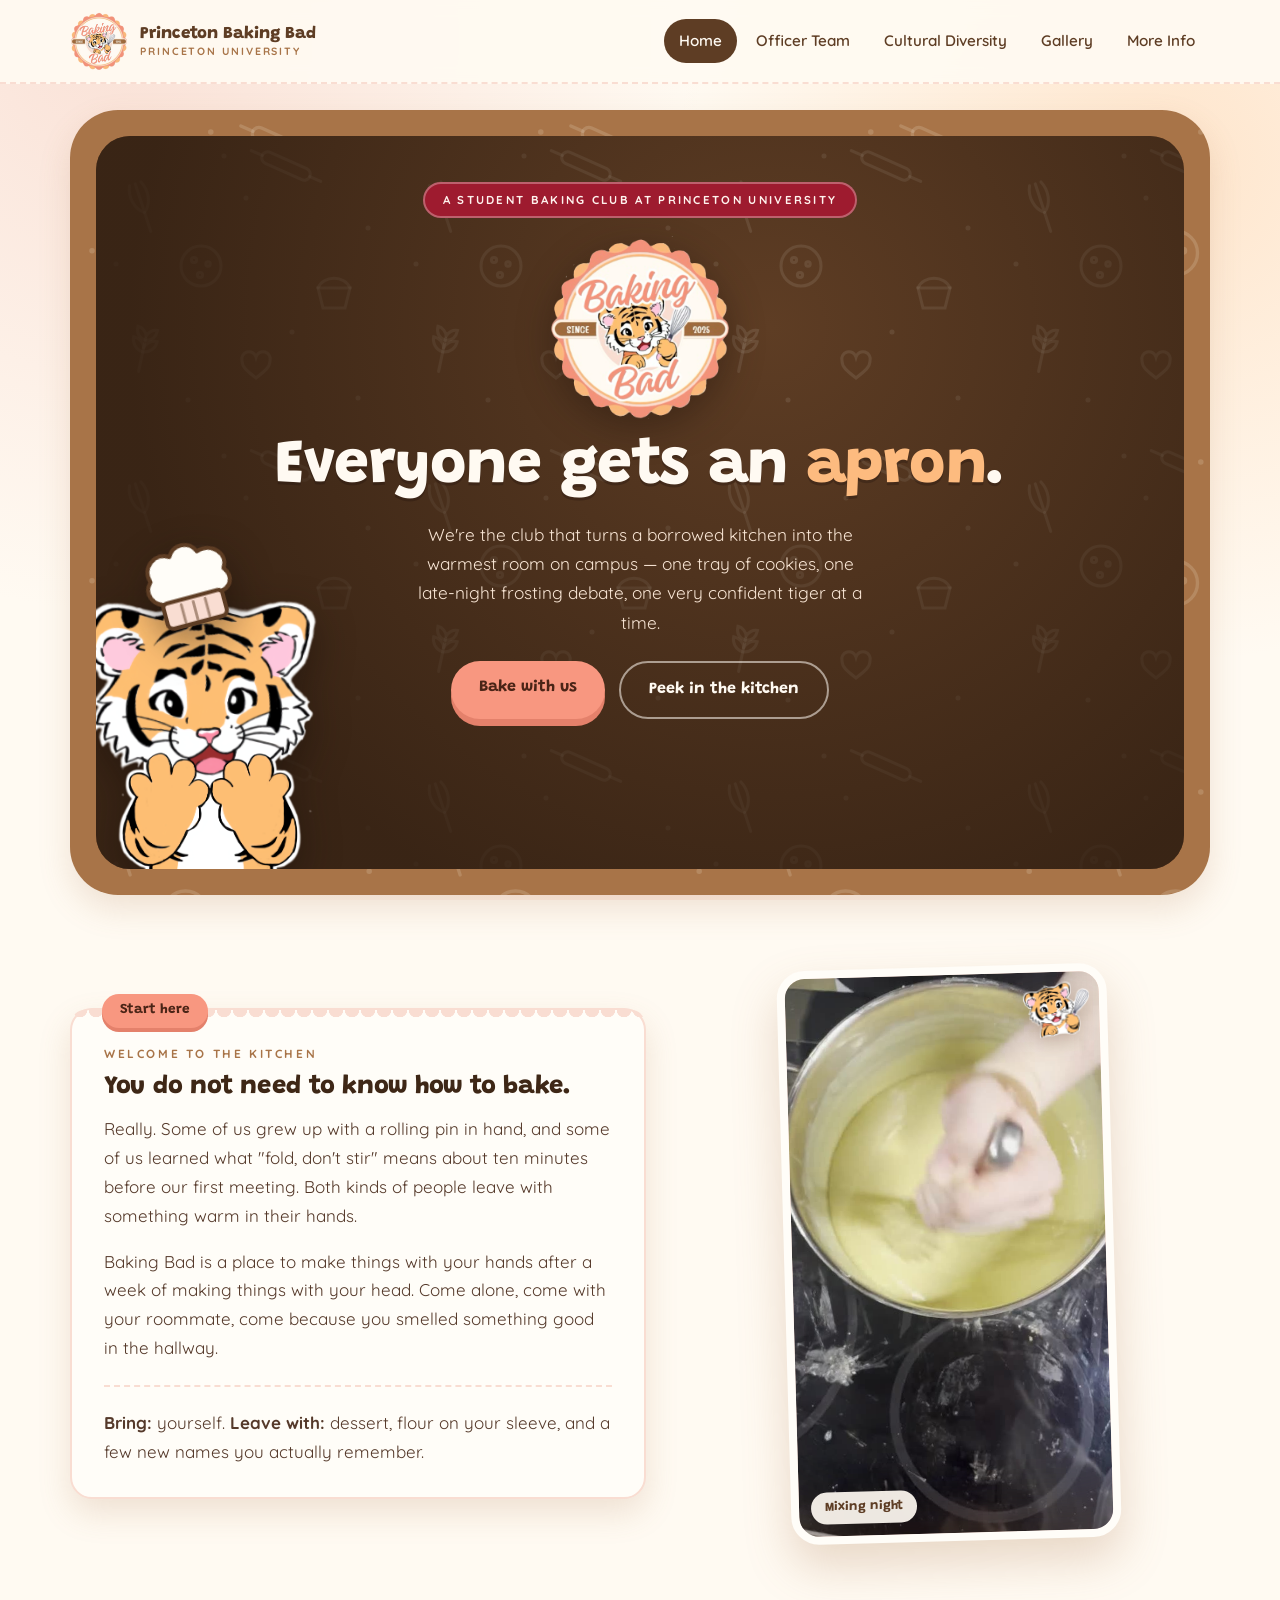
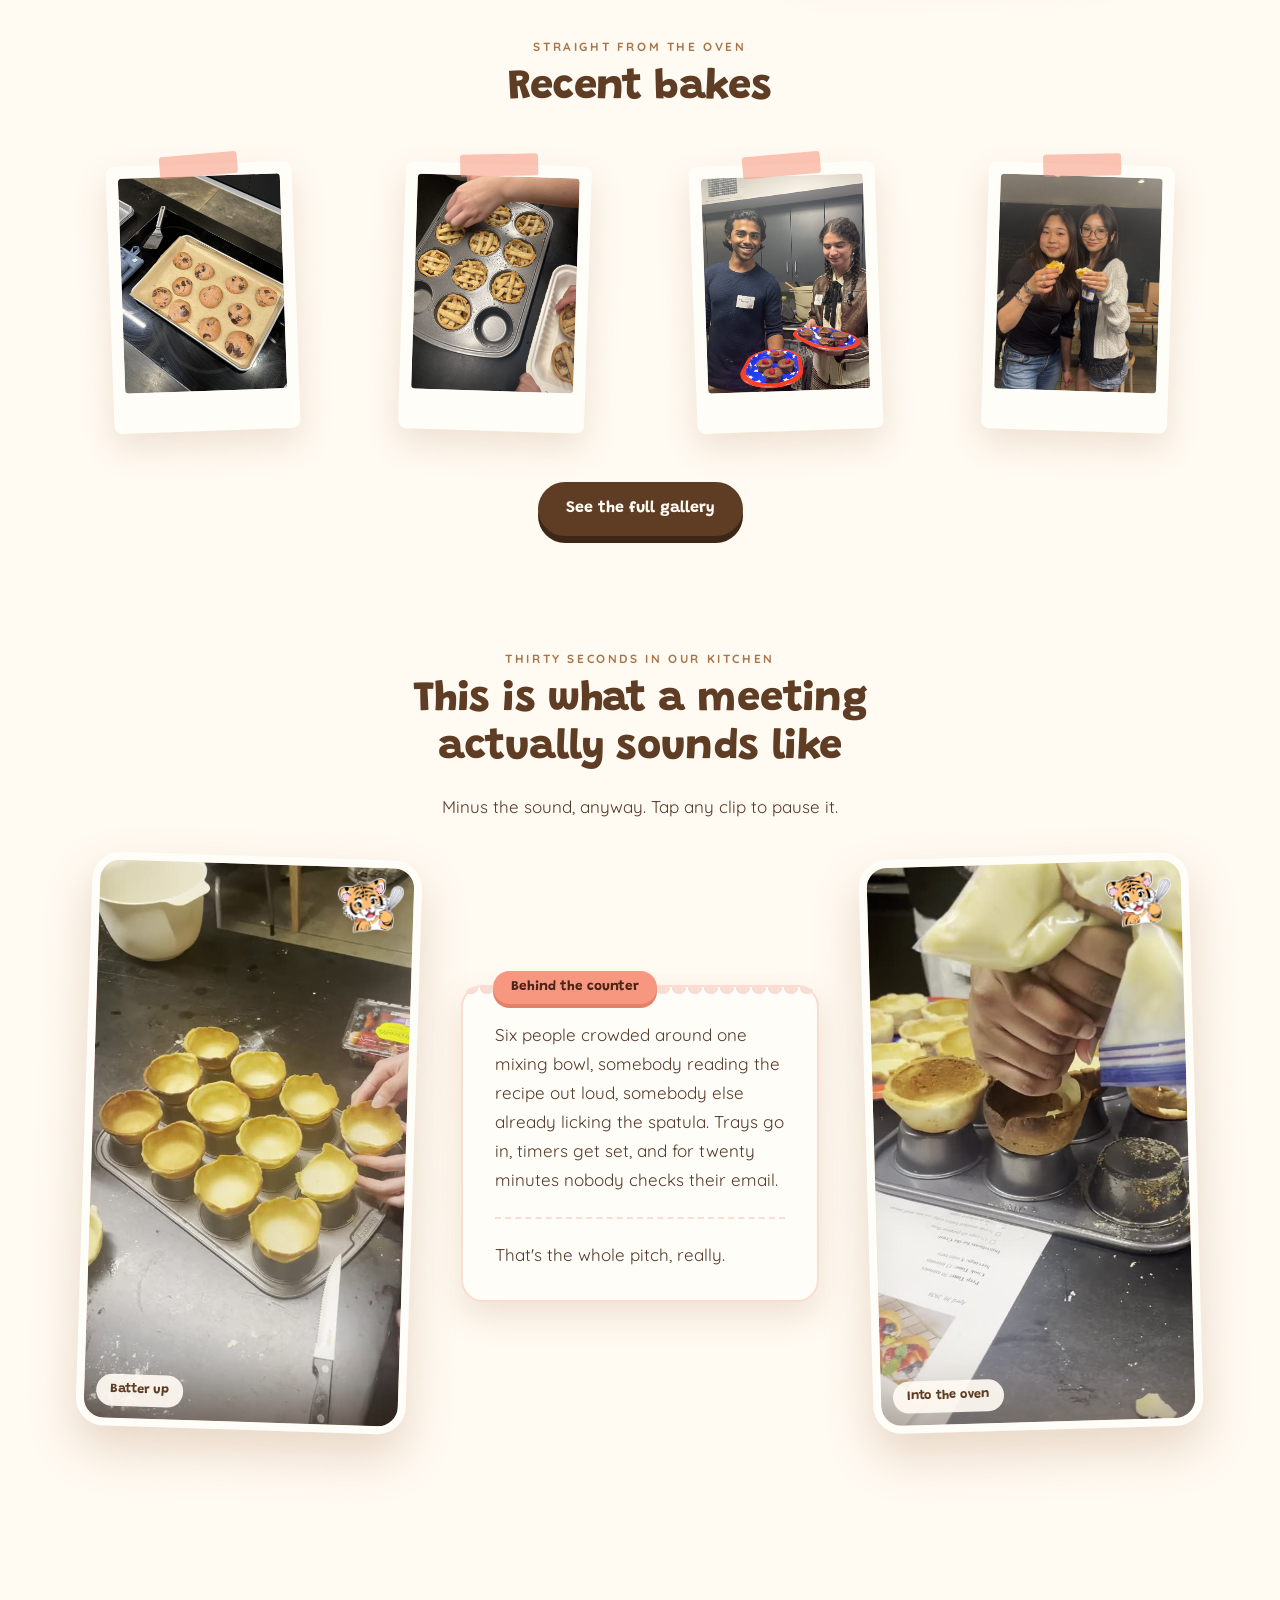
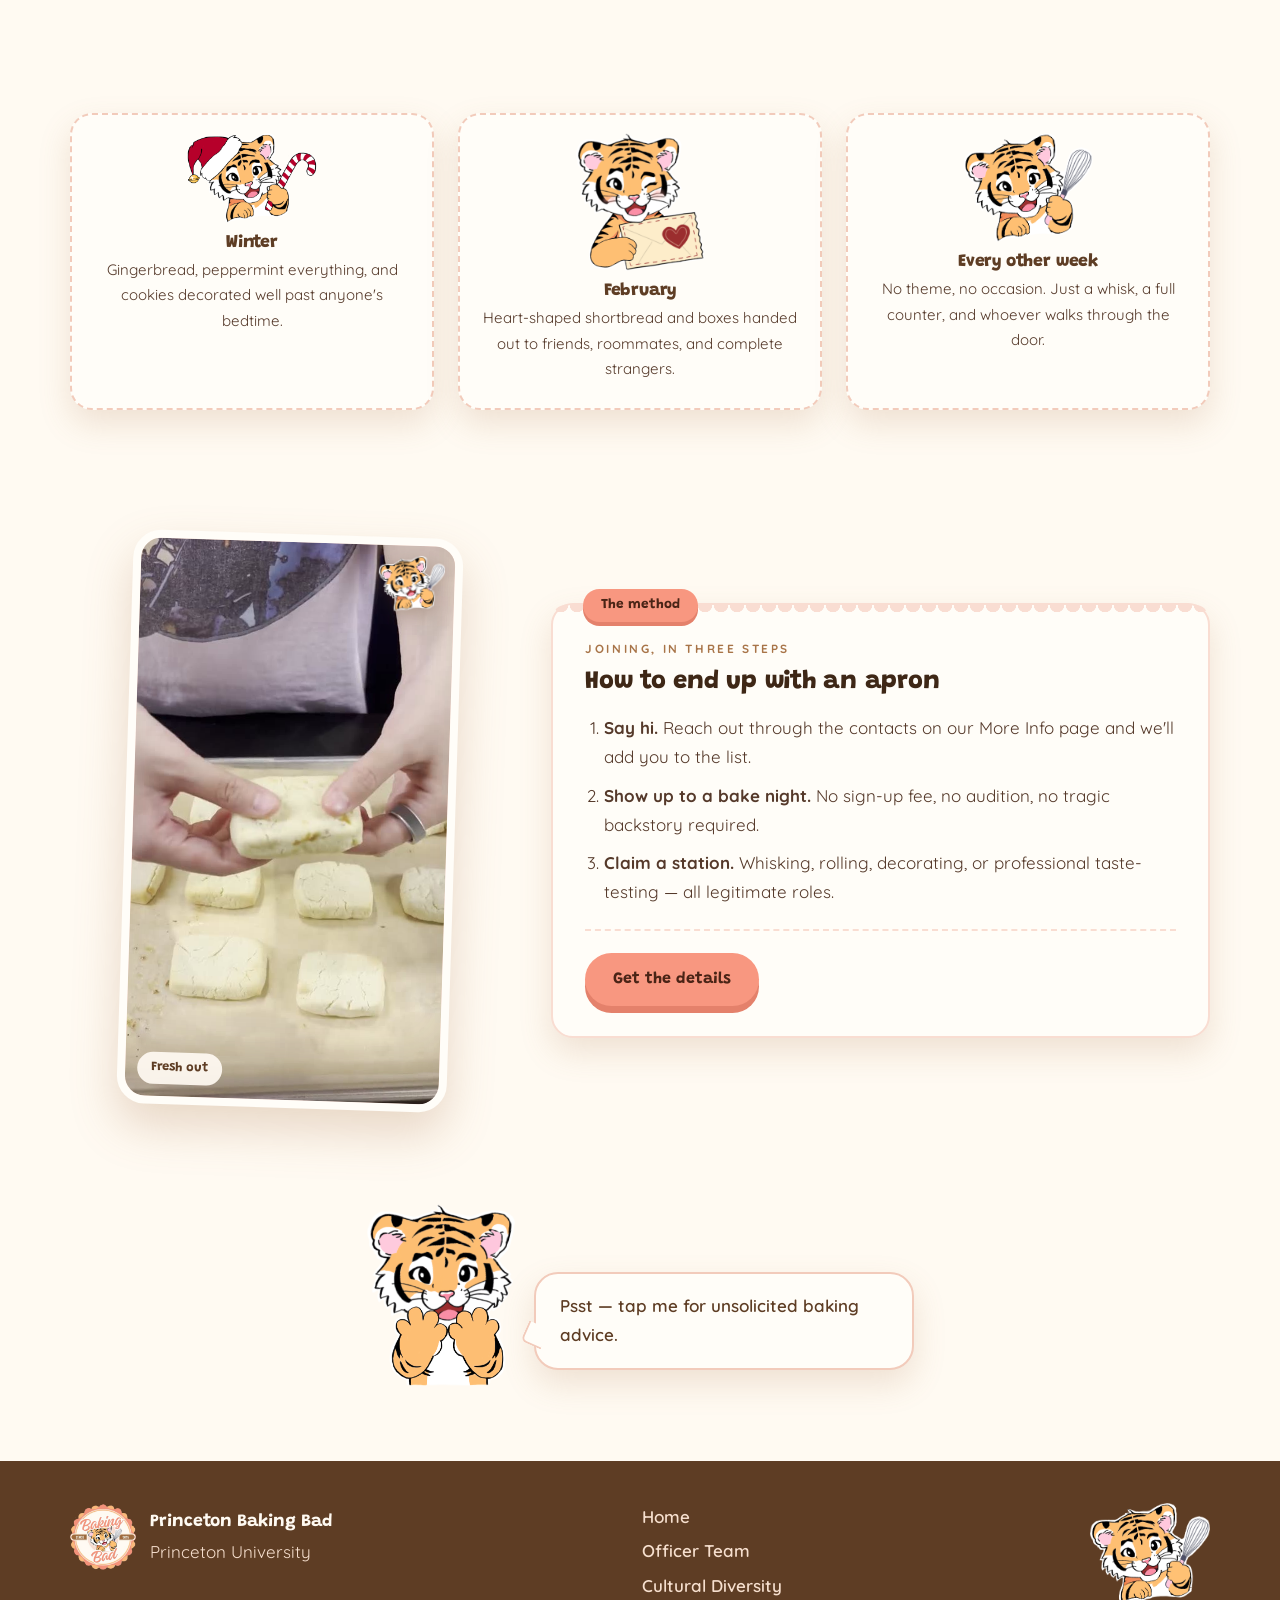
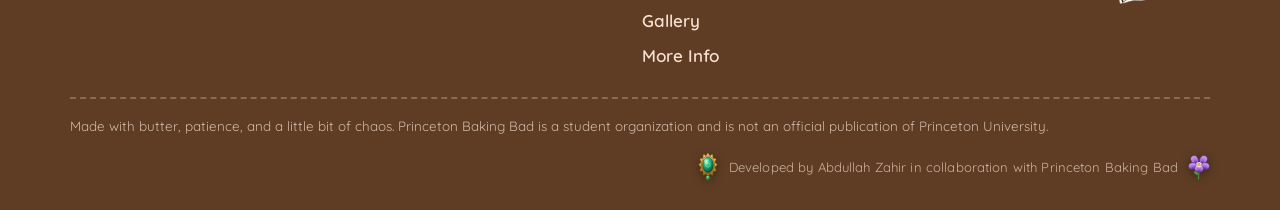
<file: index.html>
<!DOCTYPE html>
<html lang="en">
<head>
<meta charset="UTF-8">
<meta name="viewport" content="width=device-width, initial-scale=1">
<title>Princeton Baking Bad — Home</title>
<meta name="description" content="Princeton Baking Bad is a student baking club at Princeton University. Everyone gets an apron.">
<link rel="icon" href="images/logo.png">
<link rel="preconnect" href="https://fonts.googleapis.com">
<link rel="preconnect" href="https://fonts.gstatic.com" crossorigin>
<link rel="stylesheet" href="styles.css">
<noscript><style>.reveal{opacity:1;transform:none}</style></noscript>
</head>
<body>

<header class="topbar">
  <div class="topbar-inner">
    <a class="brand" href="index.html">
      <img class="brand-logo" src="images/logo.png" alt="Princeton Baking Bad logo">
      <span class="brand-text">
        <span class="brand-name">Princeton Baking Bad</span>
        <span class="brand-sub">Princeton University</span>
      </span>
    </a>
    <button class="nav-toggle" aria-expanded="false" aria-controls="site-nav">Menu</button>
    <nav class="nav" id="site-nav">
      <a class="is-current" href="index.html">Home</a>
      <a href="officers.html">Officer Team</a>
      <a href="diversity.html">Cultural Diversity</a>
      <a href="gallery.html">Gallery</a>
      <a href="more-info.html">More Info</a>
    </nav>
  </div>
</header>

<main>

  <!-- hero -->
  <section class="hero">
    <div class="wrap">
      <div class="hero-mat">
        <div class="hero-panel">
          <span class="hero-ribbon">A student baking club at Princeton University</span>
          <img class="hero-logo" src="images/logo.png" alt="Princeton Baking Bad">
          <h1 class="hero-title">Everyone gets an <em>apron</em>.</h1>
          <p class="hero-tag">We're the club that turns a borrowed kitchen into the warmest room on campus — one tray of cookies, one late-night frosting debate, one very confident tiger at a time.</p>
          <div class="hero-actions">
            <a class="btn btn-primary" href="more-info.html">Bake with us</a>
            <a class="btn btn-ghost" href="gallery.html">Peek in the kitchen</a>
          </div>

          <!-- Hero mascot. This originally used images/tigers.png (a photo of the two
               Princeton tiger statues), which wasn't among the files supplied. Using the
               club mascot instead. To go back, restore the commented block below. -->
          <div class="tigers tigers-mascot">
            <img src="images/mascot-peek.png" alt="Baking Bad tiger mascot">
            <img class="hat hat-solo" src="images/chef-hat.svg" alt="">
          </div>
          <!--
          <div class="tigers">
            <img src="images/tigers.png" alt="Two Princeton tiger statues">
            <img class="hat hat-left" src="images/chef-hat.svg" alt="">
            <img class="hat hat-right" src="images/chef-hat.svg" alt="">
          </div>
          -->
        </div>
      </div>
    </div>
  </section>

  <!-- welcome -->
  <section class="section">
    <div class="wrap split">
      <div class="recipe-card reveal">
        <span class="card-tab">Start here</span>
        <p class="eyebrow">Welcome to the kitchen</p>
        <h2>You do not need to know how to bake.</h2>
        <p>Really. Some of us grew up with a rolling pin in hand, and some of us learned what "fold, don't stir" means about ten minutes before our first meeting. Both kinds of people leave with something warm in their hands.</p>
        <p>Baking Bad is a place to make things with your hands after a week of making things with your head. Come alone, come with your roommate, come because you smelled something good in the hallway.</p>
        <hr class="dashed-rule">
        <p style="margin-bottom:0"><strong>Bring:</strong> yourself. <strong>Leave with:</strong> dessert, flour on your sleeve, and a few new names you actually remember.</p>
      </div>
      <div class="reveal">
        <div class="reel">
            <img class="reel-badge" src="images/mascot-whisk.png" alt="">
            <span class="reel-label">Mixing night</span>
            <div class="reel-pause">Paused</div>
            <video src="videos/IMG_3860.mp4" poster="videos/IMG_3860-poster.jpg" muted loop playsinline autoplay preload="metadata"></video>
          </div>
      </div>
    </div>
  </section>

  <!-- recent bakes -->
  <section class="section-tight">
    <div class="wrap">
      <div class="section-head center reveal">
        <p class="eyebrow">Straight from the oven</p>
        <h2>Recent bakes</h2>
      </div>
      <div class="strip">
        <figure class="polaroid reveal"><img src="images/IMG_1337.jpg" alt="A Baking Bad bake" loading="lazy"></figure>
        <figure class="polaroid reveal"><img src="images/IMG_2536.jpg" alt="A Baking Bad bake" loading="lazy"></figure>
        <figure class="polaroid reveal"><img src="images/IMG_4023.jpg" alt="A Baking Bad bake" loading="lazy"></figure>
        <figure class="polaroid reveal"><img src="images/IMG_0845.jpg" alt="A Baking Bad bake" loading="lazy"></figure>
      </div>
      <p class="center" style="margin-top:34px">
        <a class="btn btn-dark" href="gallery.html">See the full gallery</a>
      </p>
    </div>
  </section>

  <!-- in the kitchen -->
  <section class="section">
    <div class="wrap">
      <div class="section-head center reveal">
        <p class="eyebrow">Thirty seconds in our kitchen</p>
        <h2>This is what a meeting actually sounds like</h2>
        <p>Minus the sound, anyway. Tap any clip to pause it.</p>
      </div>
      <div class="reel-row">
        <div class="reveal"><div class="reel tilt-right">
            <img class="reel-badge" src="images/mascot-whisk.png" alt="">
            <span class="reel-label">Batter up</span>
            <div class="reel-pause">Paused</div>
            <video src="videos/IMG_3915.mp4" poster="videos/IMG_3915-poster.jpg" muted loop playsinline autoplay preload="metadata"></video>
          </div></div>
        <div class="recipe-card reveal">
          <span class="card-tab">Behind the counter</span>
          <p>Six people crowded around one mixing bowl, somebody reading the recipe out loud, somebody else already licking the spatula. Trays go in, timers get set, and for twenty minutes nobody checks their email.</p>
          <hr class="dashed-rule">
          <p style="margin-bottom:0">That's the whole pitch, really.</p>
        </div>
        <div class="reveal"><div class="reel">
            <img class="reel-badge" src="images/mascot-whisk.png" alt="">
            <span class="reel-label">Into the oven</span>
            <div class="reel-pause">Paused</div>
            <video src="videos/IMG_3927.mp4" poster="videos/IMG_3927-poster.jpg" muted loop playsinline autoplay preload="metadata"></video>
          </div></div>
      </div>
    </div>
  </section>

  <!-- seasons -->
  <section class="section">
    <div class="wrap">
      <div class="section-head center reveal">
        <p class="eyebrow">All year round</p>
        <h2>There's a bake for every season</h2>
      </div>
      <div class="season-grid">
        <article class="season-card reveal">
          <img src="images/mascot-santa.png" alt="Baking Bad tiger in a santa hat">
          <h3>Winter</h3>
          <p>Gingerbread, peppermint everything, and cookies decorated well past anyone's bedtime.</p>
        </article>
        <article class="season-card reveal">
          <img src="images/mascot-valentine.png" alt="Baking Bad tiger holding a love letter">
          <h3>February</h3>
          <p>Heart-shaped shortbread and boxes handed out to friends, roommates, and complete strangers.</p>
        </article>
        <article class="season-card reveal">
          <img src="images/mascot-whisk.png" alt="Baking Bad tiger holding a whisk">
          <h3>Every other week</h3>
          <p>No theme, no occasion. Just a whisk, a full counter, and whoever walks through the door.</p>
        </article>
      </div>
    </div>
  </section>

  <!-- join -->
  <section class="section">
    <div class="wrap split split-narrow">
      <div class="reveal"><div class="reel tilt-right">
            <img class="reel-badge" src="images/mascot-whisk.png" alt="">
            <span class="reel-label">Fresh out</span>
            <div class="reel-pause">Paused</div>
            <video src="videos/IMG_0663.mp4" poster="videos/IMG_0663-poster.jpg" muted loop playsinline autoplay preload="metadata"></video>
          </div></div>
      <div class="recipe-card reveal">
        <span class="card-tab">The method</span>
        <p class="eyebrow">Joining, in three steps</p>
        <h2>How to end up with an apron</h2>
        <ol style="padding-left:1.1em">
          <li style="margin-bottom:10px"><strong>Say hi.</strong> Reach out through the contacts on our More Info page and we'll add you to the list.</li>
          <li style="margin-bottom:10px"><strong>Show up to a bake night.</strong> No sign-up fee, no audition, no tragic backstory required.</li>
          <li><strong>Claim a station.</strong> Whisking, rolling, decorating, or professional taste-testing — all legitimate roles.</li>
        </ol>
        <hr class="dashed-rule">
        <a class="btn btn-primary" href="more-info.html">Get the details</a>
      </div>
    </div>
  </section>

  <!-- talking tiger -->
  <section class="section-tight">
    <div class="wrap">
      <div class="talk reveal">
        <button class="talk-btn" type="button" aria-label="Ask the tiger for advice">
          <img src="images/mascot-peek.png" alt="">
        </button>
        <p class="bubble" role="status">Psst — tap me for unsolicited baking advice.</p>
      </div>
    </div>
  </section>

</main>

<footer class="site-footer">
  <div class="footer-inner">
    <div class="footer-brand">
      <img src="images/logo.png" alt="">
      <span>
        <strong>Princeton Baking Bad</strong><br>
        Princeton University
      </span>
    </div>
    <nav class="footer-links" aria-label="Footer">
      <a href="index.html">Home</a>
      <a href="officers.html">Officer Team</a>
      <a href="diversity.html">Cultural Diversity</a>
      <a href="gallery.html">Gallery</a>
      <a href="more-info.html">More Info</a>
    </nav>
    <img class="footer-mascot" src="images/mascot-whisk.png" alt="">
  </div>
  <p class="footer-note">Made with butter, patience, and a little bit of chaos. Princeton Baking Bad is a student organization and is not an official publication of Princeton University.</p>
  <p class="footer-credit">
    <img class="credit-charm brooch" src="images/brooch-emerald.svg" alt="">
    <span>Developed by Abdullah Zahir in collaboration with Princeton Baking Bad</span>
    <img class="credit-charm violet" src="images/violet-flower.svg" alt="">
  </p>
</footer>

<button class="to-top" type="button" aria-label="Back to top">&uarr;</button>

<script src="site.js"></script>
</body>
</html>
</file>
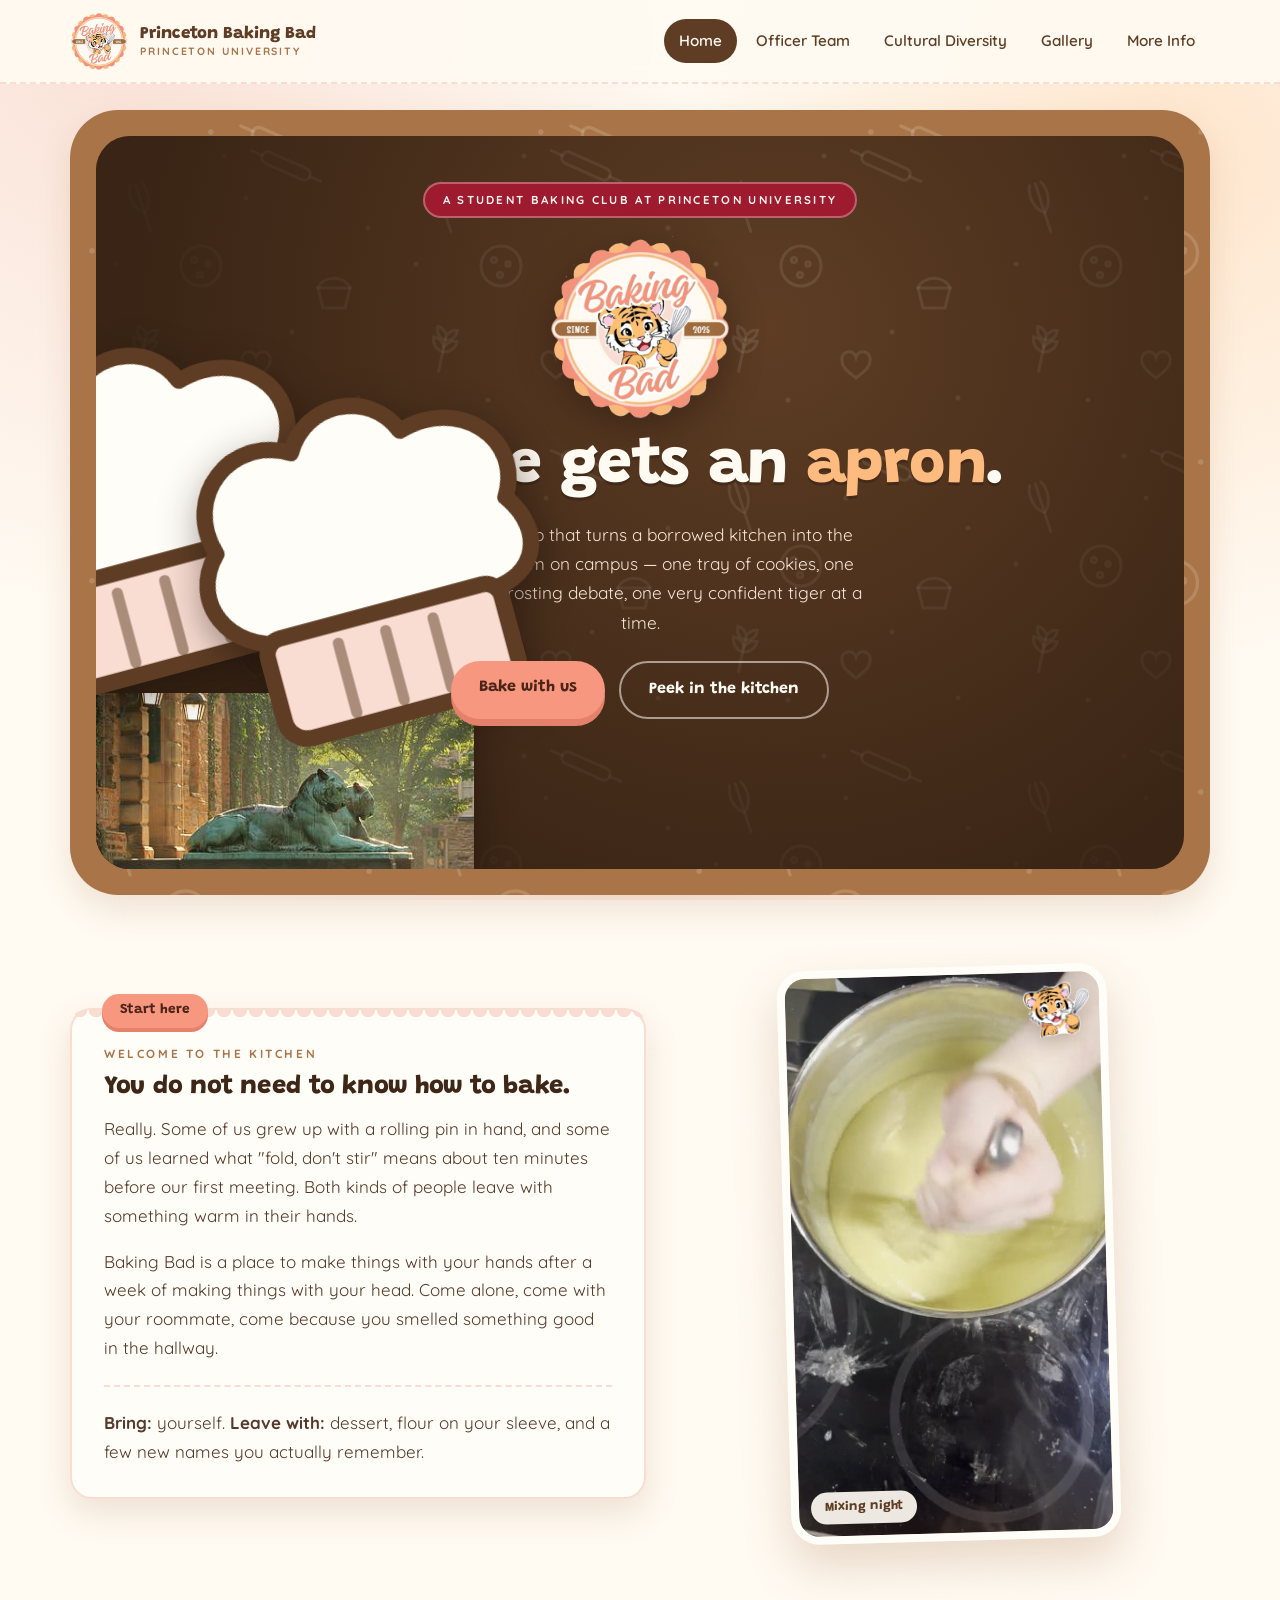
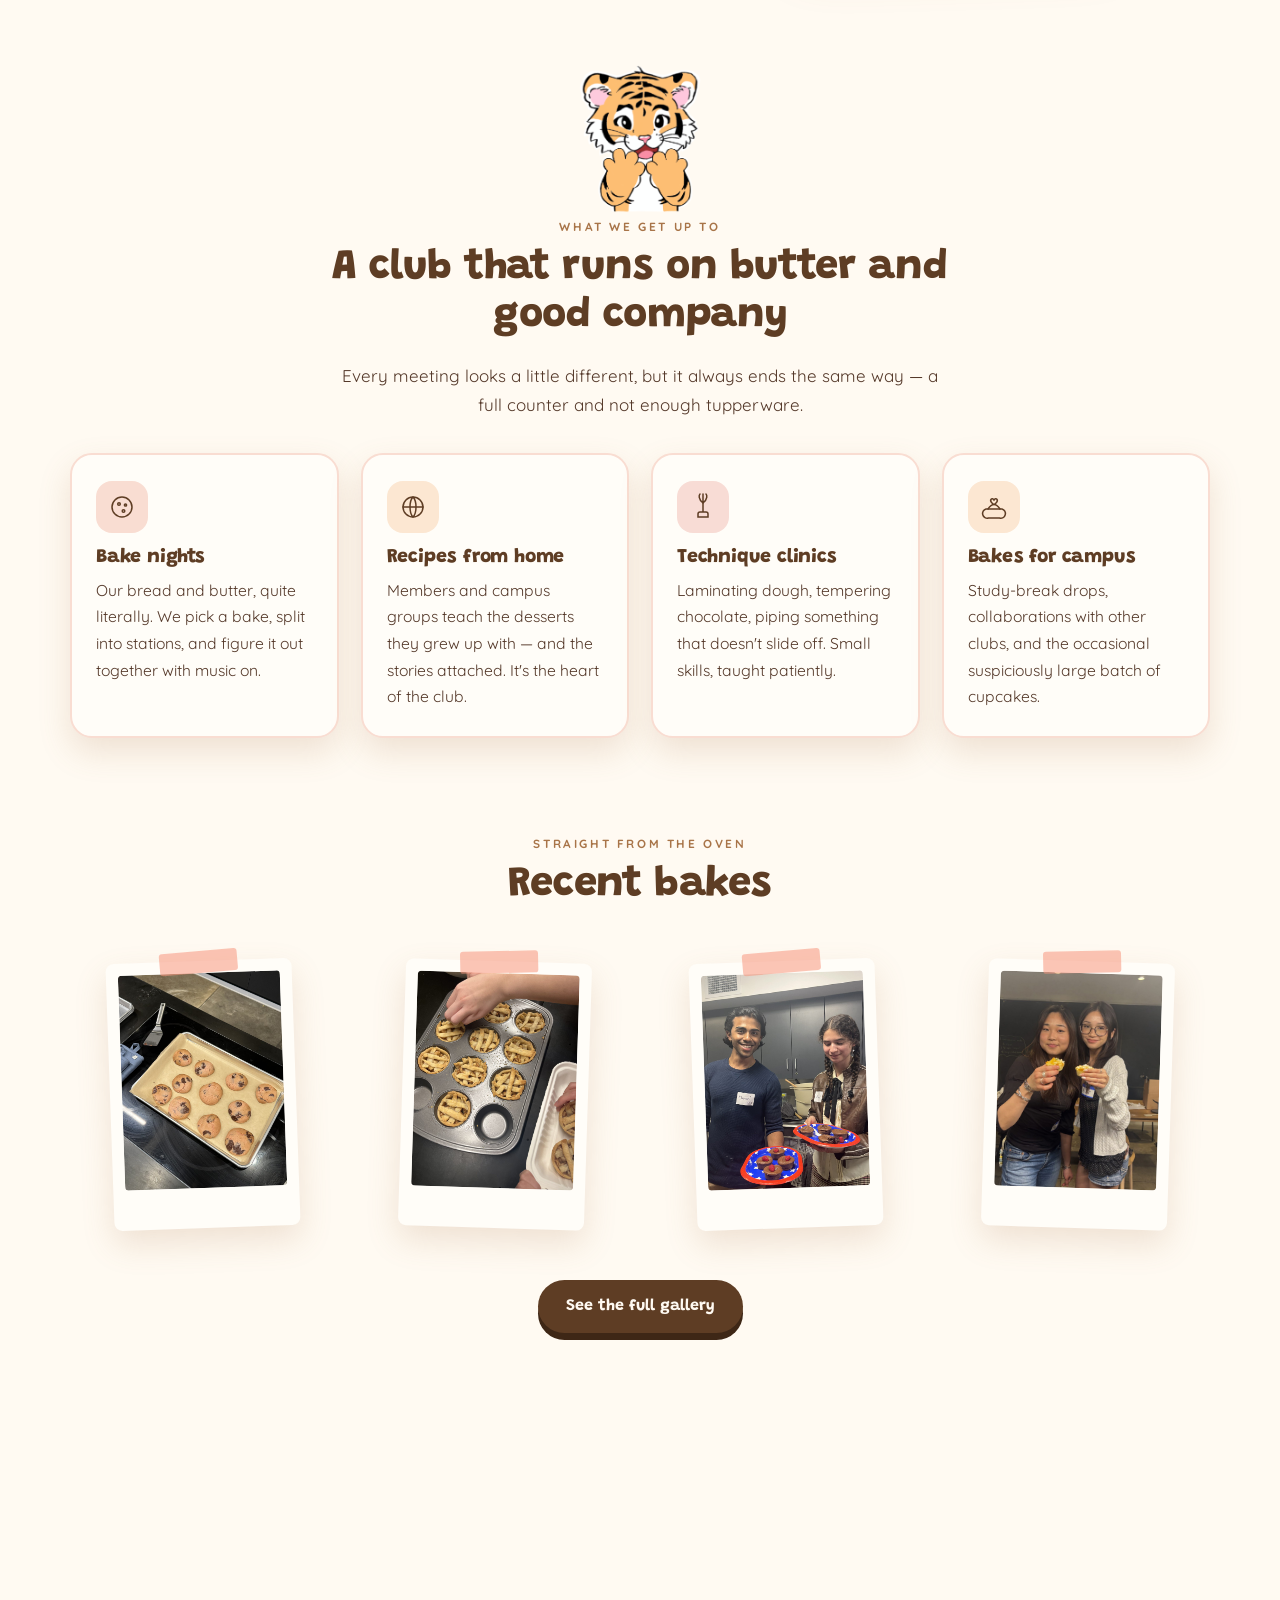
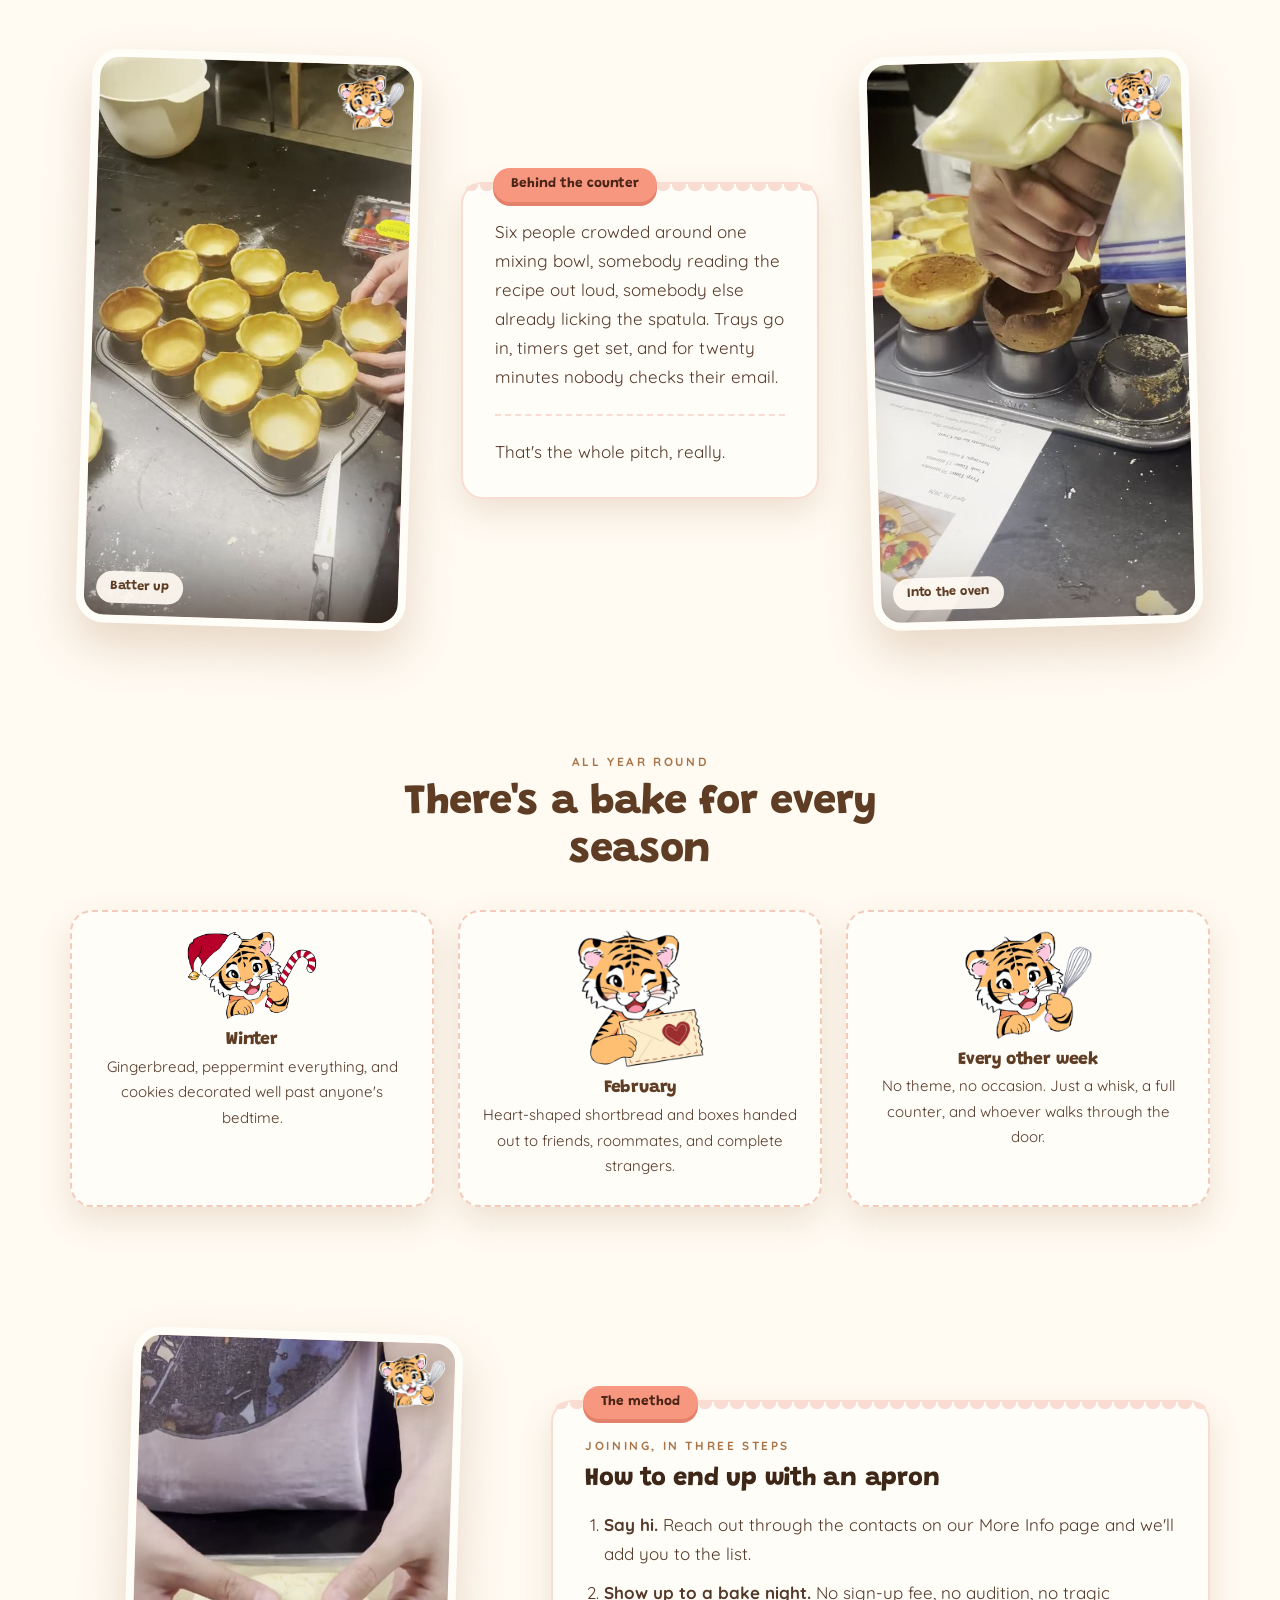
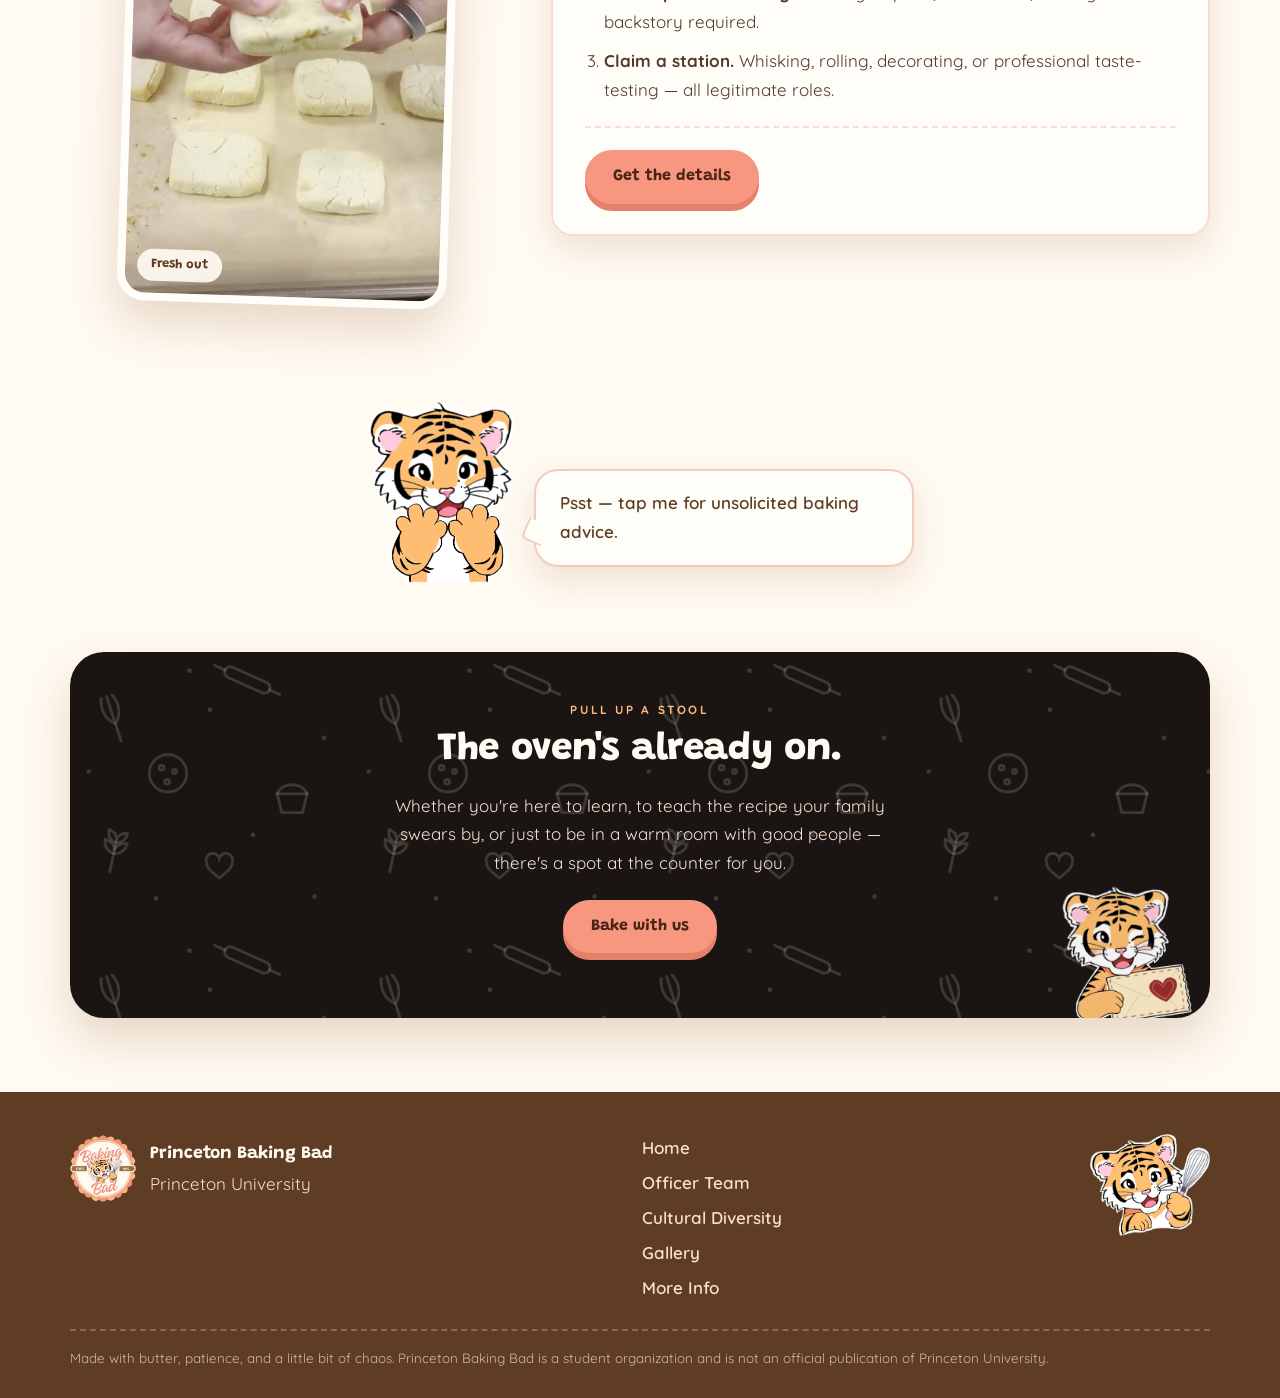
<file: index (2).html>
<!DOCTYPE html>
<html lang="en">
<head>
<meta charset="UTF-8">
<meta name="viewport" content="width=device-width, initial-scale=1">
<title>Princeton Baking Bad — Home</title>
<meta name="description" content="Princeton Baking Bad is a student baking club at Princeton University. Everyone gets an apron.">
<link rel="icon" href="images/logo.png">
<link rel="preconnect" href="https://fonts.googleapis.com">
<link rel="preconnect" href="https://fonts.gstatic.com" crossorigin>
<link rel="stylesheet" href="styles.css">
<noscript><style>.reveal{opacity:1;transform:none}</style></noscript>
</head>
<body>

<header class="topbar">
  <div class="topbar-inner">
    <a class="brand" href="index.html">
      <img class="brand-logo" src="images/logo.png" alt="Princeton Baking Bad logo">
      <span class="brand-text">
        <span class="brand-name">Princeton Baking Bad</span>
        <span class="brand-sub">Princeton University</span>
      </span>
    </a>
    <button class="nav-toggle" aria-expanded="false" aria-controls="site-nav">Menu</button>
    <nav class="nav" id="site-nav">
      <a class="is-current" href="index.html">Home</a>
      <a href="officers.html">Officer Team</a>
      <a href="diversity.html">Cultural Diversity</a>
      <a href="gallery.html">Gallery</a>
      <a href="more-info.html">More Info</a>
    </nav>
  </div>
</header>

<main>

  <!-- hero -->
  <section class="hero">
    <div class="wrap">
      <div class="hero-mat">
        <div class="hero-panel">
          <span class="hero-ribbon">A student baking club at Princeton University</span>
          <img class="hero-logo" src="images/logo.png" alt="Princeton Baking Bad">
          <h1 class="hero-title">Everyone gets an <em>apron</em>.</h1>
          <p class="hero-tag">We're the club that turns a borrowed kitchen into the warmest room on campus — one tray of cookies, one late-night frosting debate, one very confident tiger at a time.</p>
          <div class="hero-actions">
            <a class="btn btn-primary" href="more-info.html">Bake with us</a>
            <a class="btn btn-ghost" href="gallery.html">Peek in the kitchen</a>
          </div>

          <div class="tigers">
            <img src="images/tigers.png" alt="Two Princeton tiger statues">
            <img class="hat hat-left" src="images/chef-hat.svg" alt="">
            <img class="hat hat-right" src="images/chef-hat.svg" alt="">
          </div>
        </div>
      </div>
    </div>
  </section>

  <!-- welcome -->
  <section class="section">
    <div class="wrap split">
      <div class="recipe-card reveal">
        <span class="card-tab">Start here</span>
        <p class="eyebrow">Welcome to the kitchen</p>
        <h2>You do not need to know how to bake.</h2>
        <p>Really. Some of us grew up with a rolling pin in hand, and some of us learned what "fold, don't stir" means about ten minutes before our first meeting. Both kinds of people leave with something warm in their hands.</p>
        <p>Baking Bad is a place to make things with your hands after a week of making things with your head. Come alone, come with your roommate, come because you smelled something good in the hallway.</p>
        <hr class="dashed-rule">
        <p style="margin-bottom:0"><strong>Bring:</strong> yourself. <strong>Leave with:</strong> dessert, flour on your sleeve, and a few new names you actually remember.</p>
      </div>
      <div class="reveal">
        <div class="reel">
            <img class="reel-badge" src="images/mascot-whisk.png" alt="">
            <span class="reel-label">Mixing night</span>
            <div class="reel-pause">Paused</div>
            <video src="videos/IMG_3860.mp4" poster="videos/IMG_3860-poster.jpg" muted loop playsinline autoplay preload="metadata"></video>
          </div>
      </div>
    </div>
  </section>

  <!-- what we do -->
  <section class="section">
    <div class="wrap">
      <div class="section-head section-head-mascot center reveal">
        <img class="peek" src="images/mascot-peek.png" alt="">
        <p class="eyebrow">What we get up to</p>
        <h2>A club that runs on butter and good company</h2>
        <p>Every meeting looks a little different, but it always ends the same way — a full counter and not enough tupperware.</p>
      </div>

      <div class="card-grid">
        <article class="mini-card reveal">
          <div class="card-icon">
            <svg width="30" height="30" viewBox="0 0 60 60" fill="none" stroke="#5E3D24" stroke-width="3" stroke-linecap="round">
              <circle cx="30" cy="30" r="20"/><circle cx="24" cy="24" r="2.6"/><circle cx="37" cy="26" r="2.2"/><circle cx="33" cy="38" r="2.6"/>
            </svg>
          </div>
          <h3>Bake nights</h3>
          <p>Our bread and butter, quite literally. We pick a bake, split into stations, and figure it out together with music on.</p>
        </article>

        <article class="mini-card reveal">
          <div class="card-icon">
            <svg width="30" height="30" viewBox="0 0 60 60" fill="none" stroke="#5E3D24" stroke-width="3" stroke-linecap="round">
              <circle cx="30" cy="30" r="20"/><path d="M10 30h40M30 10c8 8 8 32 0 40M30 10c-8 8-8 32 0 40"/>
            </svg>
          </div>
          <h3>Recipes from home</h3>
          <p>Members and campus groups teach the desserts they grew up with — and the stories attached. It's the heart of the club.</p>
        </article>

        <article class="mini-card reveal">
          <div class="card-icon">
            <svg width="30" height="30" viewBox="0 0 60 60" fill="none" stroke="#5E3D24" stroke-width="3" stroke-linecap="round">
              <path d="M30 40V22M24 40h12a4 4 0 0 1 4 4v6H20v-6a4 4 0 0 1 4-4z"/>
              <path d="M30 22c-10-8-8-16-6-18M30 22c10-8 8-16 6-18M30 22V4"/>
            </svg>
          </div>
          <h3>Technique clinics</h3>
          <p>Laminating dough, tempering chocolate, piping something that doesn't slide off. Small skills, taught patiently.</p>
        </article>

        <article class="mini-card reveal">
          <div class="card-icon">
            <svg width="30" height="30" viewBox="0 0 60 60" fill="none" stroke="#5E3D24" stroke-width="3" stroke-linecap="round">
              <path d="M14 34h32a5 5 0 0 1-5 18H19a5 5 0 0 1-5-18z"/><path d="M18 34c8-12 16-12 24 0"/>
              <path d="M26 22c-6-6 0-12 4-6 4-6 10 0 4 6-4 4-4 4-8 0z"/>
            </svg>
          </div>
          <h3>Bakes for campus</h3>
          <p>Study-break drops, collaborations with other clubs, and the occasional suspiciously large batch of cupcakes.</p>
        </article>
      </div>
    </div>
  </section>

  <!-- recent bakes -->
  <section class="section-tight">
    <div class="wrap">
      <div class="section-head center reveal">
        <p class="eyebrow">Straight from the oven</p>
        <h2>Recent bakes</h2>
      </div>
      <div class="strip">
        <figure class="polaroid reveal"><img src="images/IMG_1337.jpg" alt="A Baking Bad bake" loading="lazy"></figure>
        <figure class="polaroid reveal"><img src="images/IMG_2536.jpg" alt="A Baking Bad bake" loading="lazy"></figure>
        <figure class="polaroid reveal"><img src="images/IMG_4023.jpg" alt="A Baking Bad bake" loading="lazy"></figure>
        <figure class="polaroid reveal"><img src="images/IMG_0845.jpg" alt="A Baking Bad bake" loading="lazy"></figure>
      </div>
      <p class="center" style="margin-top:34px">
        <a class="btn btn-dark" href="gallery.html">See the full gallery</a>
      </p>
    </div>
  </section>

  <!-- in the kitchen -->
  <section class="section">
    <div class="wrap">
      <div class="section-head center reveal">
        <p class="eyebrow">Thirty seconds in our kitchen</p>
        <h2>This is what a meeting actually sounds like</h2>
        <p>Minus the sound, anyway. Tap any clip to pause it.</p>
      </div>
      <div class="reel-row">
        <div class="reveal"><div class="reel tilt-right">
            <img class="reel-badge" src="images/mascot-whisk.png" alt="">
            <span class="reel-label">Batter up</span>
            <div class="reel-pause">Paused</div>
            <video src="videos/IMG_3915.mp4" poster="videos/IMG_3915-poster.jpg" muted loop playsinline autoplay preload="metadata"></video>
          </div></div>
        <div class="recipe-card reveal">
          <span class="card-tab">Behind the counter</span>
          <p>Six people crowded around one mixing bowl, somebody reading the recipe out loud, somebody else already licking the spatula. Trays go in, timers get set, and for twenty minutes nobody checks their email.</p>
          <hr class="dashed-rule">
          <p style="margin-bottom:0">That's the whole pitch, really.</p>
        </div>
        <div class="reveal"><div class="reel">
            <img class="reel-badge" src="images/mascot-whisk.png" alt="">
            <span class="reel-label">Into the oven</span>
            <div class="reel-pause">Paused</div>
            <video src="videos/IMG_3927.mp4" poster="videos/IMG_3927-poster.jpg" muted loop playsinline autoplay preload="metadata"></video>
          </div></div>
      </div>
    </div>
  </section>

  <!-- seasons -->
  <section class="section">
    <div class="wrap">
      <div class="section-head center reveal">
        <p class="eyebrow">All year round</p>
        <h2>There's a bake for every season</h2>
      </div>
      <div class="season-grid">
        <article class="season-card reveal">
          <img src="images/mascot-santa.png" alt="Baking Bad tiger in a santa hat">
          <h3>Winter</h3>
          <p>Gingerbread, peppermint everything, and cookies decorated well past anyone's bedtime.</p>
        </article>
        <article class="season-card reveal">
          <img src="images/mascot-valentine.png" alt="Baking Bad tiger holding a love letter">
          <h3>February</h3>
          <p>Heart-shaped shortbread and boxes handed out to friends, roommates, and complete strangers.</p>
        </article>
        <article class="season-card reveal">
          <img src="images/mascot-whisk.png" alt="Baking Bad tiger holding a whisk">
          <h3>Every other week</h3>
          <p>No theme, no occasion. Just a whisk, a full counter, and whoever walks through the door.</p>
        </article>
      </div>
    </div>
  </section>

  <!-- join -->
  <section class="section">
    <div class="wrap split split-narrow">
      <div class="reveal"><div class="reel tilt-right">
            <img class="reel-badge" src="images/mascot-whisk.png" alt="">
            <span class="reel-label">Fresh out</span>
            <div class="reel-pause">Paused</div>
            <video src="videos/IMG_0663.mp4" poster="videos/IMG_0663-poster.jpg" muted loop playsinline autoplay preload="metadata"></video>
          </div></div>
      <div class="recipe-card reveal">
        <span class="card-tab">The method</span>
        <p class="eyebrow">Joining, in three steps</p>
        <h2>How to end up with an apron</h2>
        <ol style="padding-left:1.1em">
          <li style="margin-bottom:10px"><strong>Say hi.</strong> Reach out through the contacts on our More Info page and we'll add you to the list.</li>
          <li style="margin-bottom:10px"><strong>Show up to a bake night.</strong> No sign-up fee, no audition, no tragic backstory required.</li>
          <li><strong>Claim a station.</strong> Whisking, rolling, decorating, or professional taste-testing — all legitimate roles.</li>
        </ol>
        <hr class="dashed-rule">
        <a class="btn btn-primary" href="more-info.html">Get the details</a>
      </div>
    </div>
  </section>

  <!-- talking tiger -->
  <section class="section-tight">
    <div class="wrap">
      <div class="talk reveal">
        <button class="talk-btn" type="button" aria-label="Ask the tiger for advice">
          <img src="images/mascot-peek.png" alt="">
        </button>
        <p class="bubble" role="status">Psst — tap me for unsolicited baking advice.</p>
      </div>
    </div>
  </section>

  <!-- cta -->
  <section class="section-tight">
    <div class="wrap">
      <div class="cta-band reveal">
        <p class="eyebrow">Pull up a stool</p>
        <h2>The oven's already on.</h2>
        <p>Whether you're here to learn, to teach the recipe your family swears by, or just to be in a warm room with good people — there's a spot at the counter for you.</p>
        <p style="margin-top:22px">
          <a class="btn btn-primary" href="more-info.html">Bake with us</a>
        </p>
        <img class="cta-mascot" src="images/mascot-valentine.png" alt="">
      </div>
    </div>
  </section>

</main>

<footer class="site-footer">
  <div class="footer-inner">
    <div class="footer-brand">
      <img src="images/logo.png" alt="">
      <span>
        <strong>Princeton Baking Bad</strong><br>
        Princeton University
      </span>
    </div>
    <nav class="footer-links" aria-label="Footer">
      <a href="index.html">Home</a>
      <a href="officers.html">Officer Team</a>
      <a href="diversity.html">Cultural Diversity</a>
      <a href="gallery.html">Gallery</a>
      <a href="more-info.html">More Info</a>
    </nav>
    <img class="footer-mascot" src="images/mascot-whisk.png" alt="">
  </div>
  <p class="footer-note">Made with butter, patience, and a little bit of chaos. Princeton Baking Bad is a student organization and is not an official publication of Princeton University.</p>
</footer>

<button class="to-top" type="button" aria-label="Back to top">&uarr;</button>

<script src="site.js"></script>
</body>
</html>
</file>
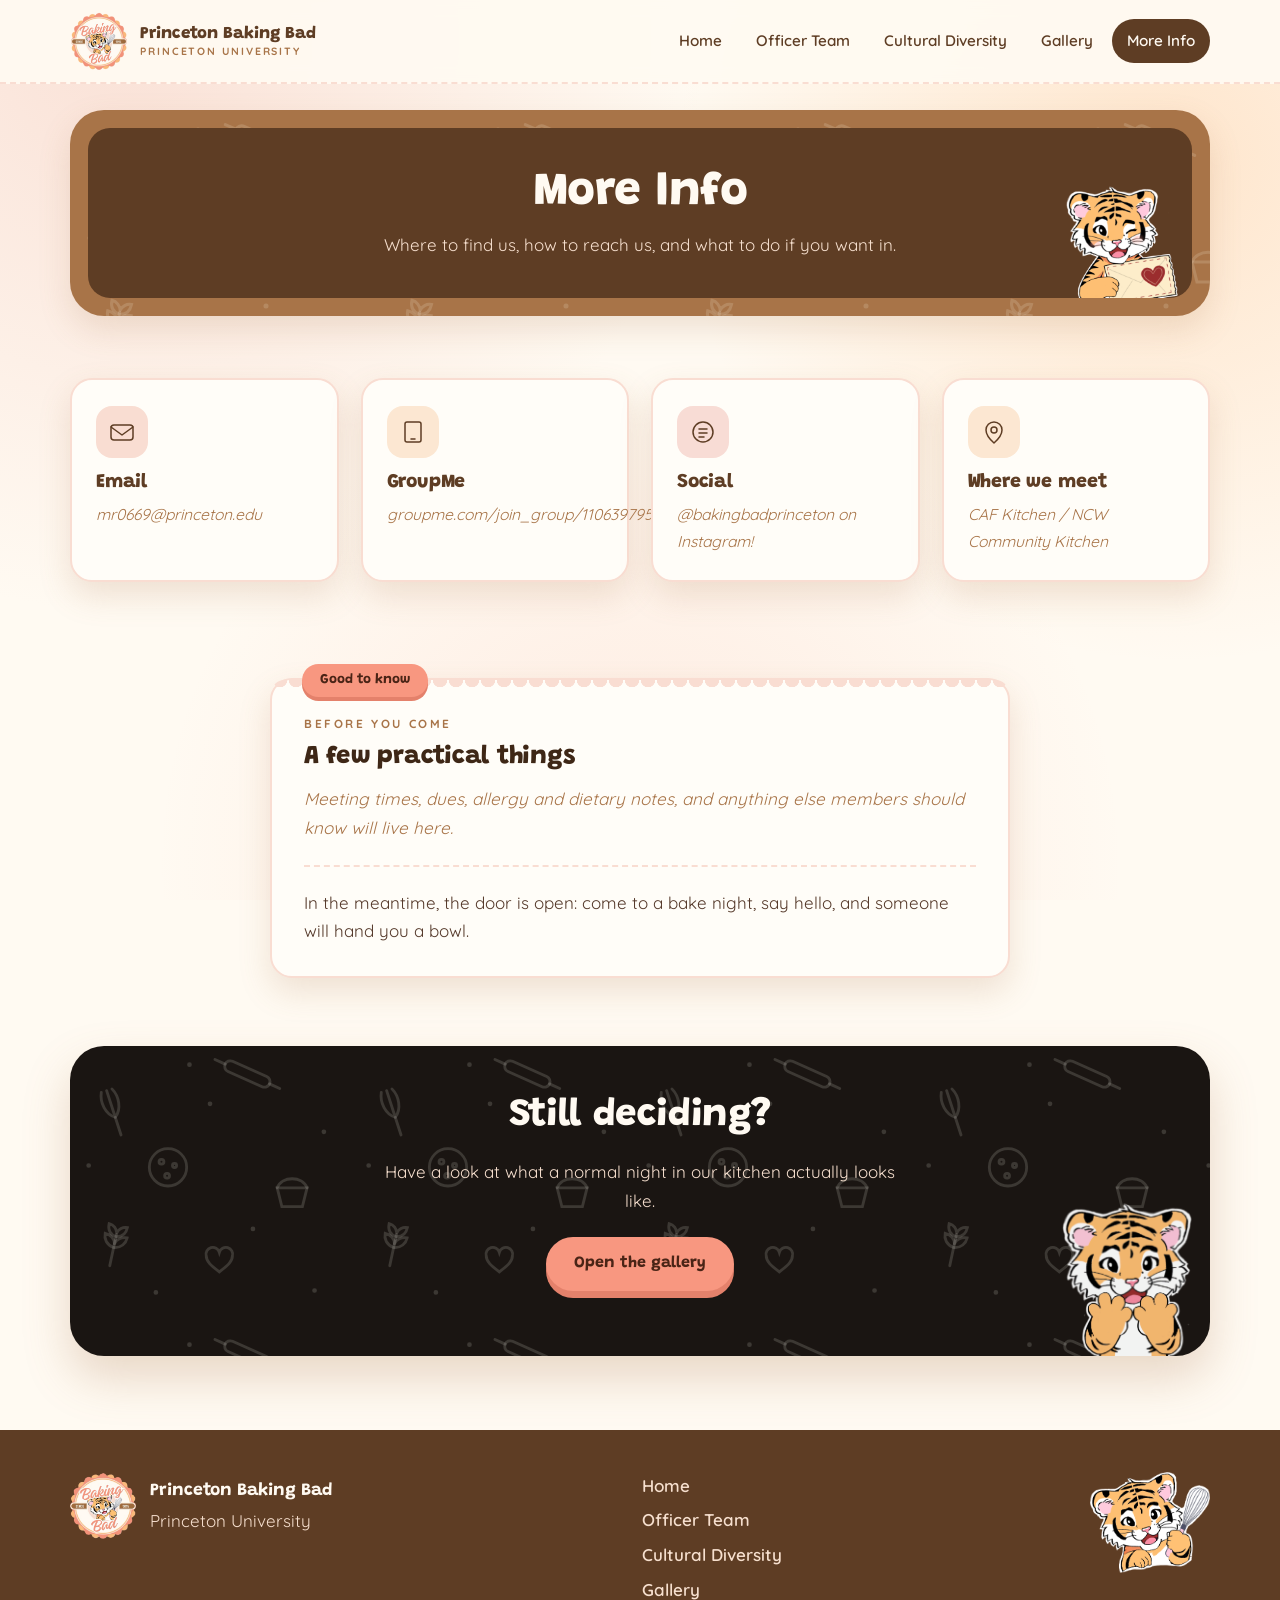
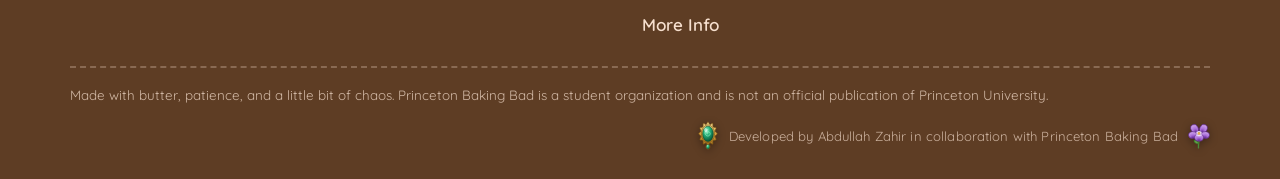
<file: more-info.html>
<!DOCTYPE html>
<html lang="en">
<head>
<meta charset="UTF-8">
<meta name="viewport" content="width=device-width, initial-scale=1">
<title>More Info — Princeton Baking Bad</title>
<meta name="description" content="Contact details and practical information for Princeton Baking Bad.">
<link rel="icon" href="images/logo.png">
<link rel="preconnect" href="https://fonts.googleapis.com">
<link rel="preconnect" href="https://fonts.gstatic.com" crossorigin>
<link rel="stylesheet" href="styles.css">
<noscript><style>.reveal{opacity:1;transform:none}</style></noscript>
</head>
<body>

<header class="topbar">
  <div class="topbar-inner">
    <a class="brand" href="index.html">
      <img class="brand-logo" src="images/logo.png" alt="Princeton Baking Bad logo">
      <span class="brand-text">
        <span class="brand-name">Princeton Baking Bad</span>
        <span class="brand-sub">Princeton University</span>
      </span>
    </a>
    <button class="nav-toggle" aria-expanded="false" aria-controls="site-nav">Menu</button>
    <nav class="nav" id="site-nav">
      <a href="index.html">Home</a>
      <a href="officers.html">Officer Team</a>
      <a href="diversity.html">Cultural Diversity</a>
      <a href="gallery.html">Gallery</a>
      <a class="is-current" href="more-info.html">More Info</a>
    </nav>
  </div>
</header>

<main>
  <div class="wrap">
    <section class="page-banner">
      <div class="page-banner-inner">
        <h1>More Info</h1>
        <p>Where to find us, how to reach us, and what to do if you want in.</p>
        <img class="banner-mascot" src="images/mascot-valentine.png" alt="">
      </div>
    </section>
  </div>

  <section class="section">
    <div class="wrap">
      <div class="card-grid">

        <article class="mini-card reveal">
          <div class="card-icon">
            <svg width="30" height="30" viewBox="0 0 60 60" fill="none" stroke="#5E3D24" stroke-width="3" stroke-linecap="round" stroke-linejoin="round">
              <rect x="8" y="16" width="44" height="30" rx="6"/><path d="M8 20l22 16 22-16"/>
            </svg>
          </div>
          <h3>Email</h3>
          <p style="color:#A87448"><em>mr0669@princeton.edu</em></p>
        </article>

        <article class="mini-card reveal">
          <div class="card-icon">
            <svg width="30" height="30" viewBox="0 0 60 60" fill="none" stroke="#5E3D24" stroke-width="3" stroke-linecap="round" stroke-linejoin="round">
              <path d="M18 10h24a4 4 0 0 1 4 4v32a4 4 0 0 1-4 4H18a4 4 0 0 1-4-4V14a4 4 0 0 1 4-4z"/><path d="M26 44h8"/>
            </svg>
          </div>
          <h3>GroupMe</h3>
          <p style="color:#A87448"><em>groupme.com/join_group/110639795/UEkznSWR</em></p>
        </article>

        <article class="mini-card reveal">
          <div class="card-icon">
            <svg width="30" height="30" viewBox="0 0 60 60" fill="none" stroke="#5E3D24" stroke-width="3" stroke-linecap="round" stroke-linejoin="round">
              <circle cx="30" cy="30" r="20"/><path d="M22 24h16M22 32h16M22 40h10"/>
            </svg>
          </div>
          <h3>Social</h3>
          <p style="color:#A87448"><em>@bakingbadprinceton on Instagram!</em></p>
        </article>

        <article class="mini-card reveal">
          <div class="card-icon">
            <svg width="30" height="30" viewBox="0 0 60 60" fill="none" stroke="#5E3D24" stroke-width="3" stroke-linecap="round" stroke-linejoin="round">
              <path d="M30 52s16-14 16-26a16 16 0 0 0-32 0c0 12 16 26 16 26z"/><circle cx="30" cy="26" r="6"/>
            </svg>
          </div>
          <h3>Where we meet</h3>
          <p style="color:#A87448"><em>CAF Kitchen / NCW Community Kitchen</em></p>
        </article>

      </div>
    </div>
  </section>

  <section class="section-tight">
    <div class="wrap">
      <div class="recipe-card reveal" style="max-width:74ch; margin-inline:auto">
        <span class="card-tab">Good to know</span>
        <p class="eyebrow">Before you come</p>
        <h2>A few practical things</h2>
        <p style="color:#A87448"><em>Meeting times, dues, allergy and dietary notes, and anything else members should know will live here.</em></p>
        <hr class="dashed-rule">
        <p style="margin-bottom:0">In the meantime, the door is open: come to a bake night, say hello, and someone will hand you a bowl.</p>
      </div>
    </div>
  </section>

  <section class="section-tight">
    <div class="wrap">
      <div class="cta-band reveal">
        <h2>Still deciding?</h2>
        <p>Have a look at what a normal night in our kitchen actually looks like.</p>
        <p style="margin-top:22px"><a class="btn btn-primary" href="gallery.html">Open the gallery</a></p>
        <img class="cta-mascot" src="images/mascot-peek.png" alt="">
      </div>
    </div>
  </section>
</main>

<footer class="site-footer">
  <div class="footer-inner">
    <div class="footer-brand">
      <img src="images/logo.png" alt="">
      <span>
        <strong>Princeton Baking Bad</strong><br>
        Princeton University
      </span>
    </div>
    <nav class="footer-links" aria-label="Footer">
      <a href="index.html">Home</a>
      <a href="officers.html">Officer Team</a>
      <a href="diversity.html">Cultural Diversity</a>
      <a href="gallery.html">Gallery</a>
      <a href="more-info.html">More Info</a>
    </nav>
    <img class="footer-mascot" src="images/mascot-whisk.png" alt="">
  </div>
  <p class="footer-note">Made with butter, patience, and a little bit of chaos. Princeton Baking Bad is a student organization and is not an official publication of Princeton University.</p>
  <p class="footer-credit">
    <img class="credit-charm brooch" src="images/brooch-emerald.svg" alt="">
    <span>Developed by Abdullah Zahir in collaboration with Princeton Baking Bad</span>
    <img class="credit-charm violet" src="images/violet-flower.svg" alt="">
  </p>
</footer>

<button class="to-top" type="button" aria-label="Back to top">&uarr;</button>

<script src="site.js"></script>
</body>
</html>
</file>
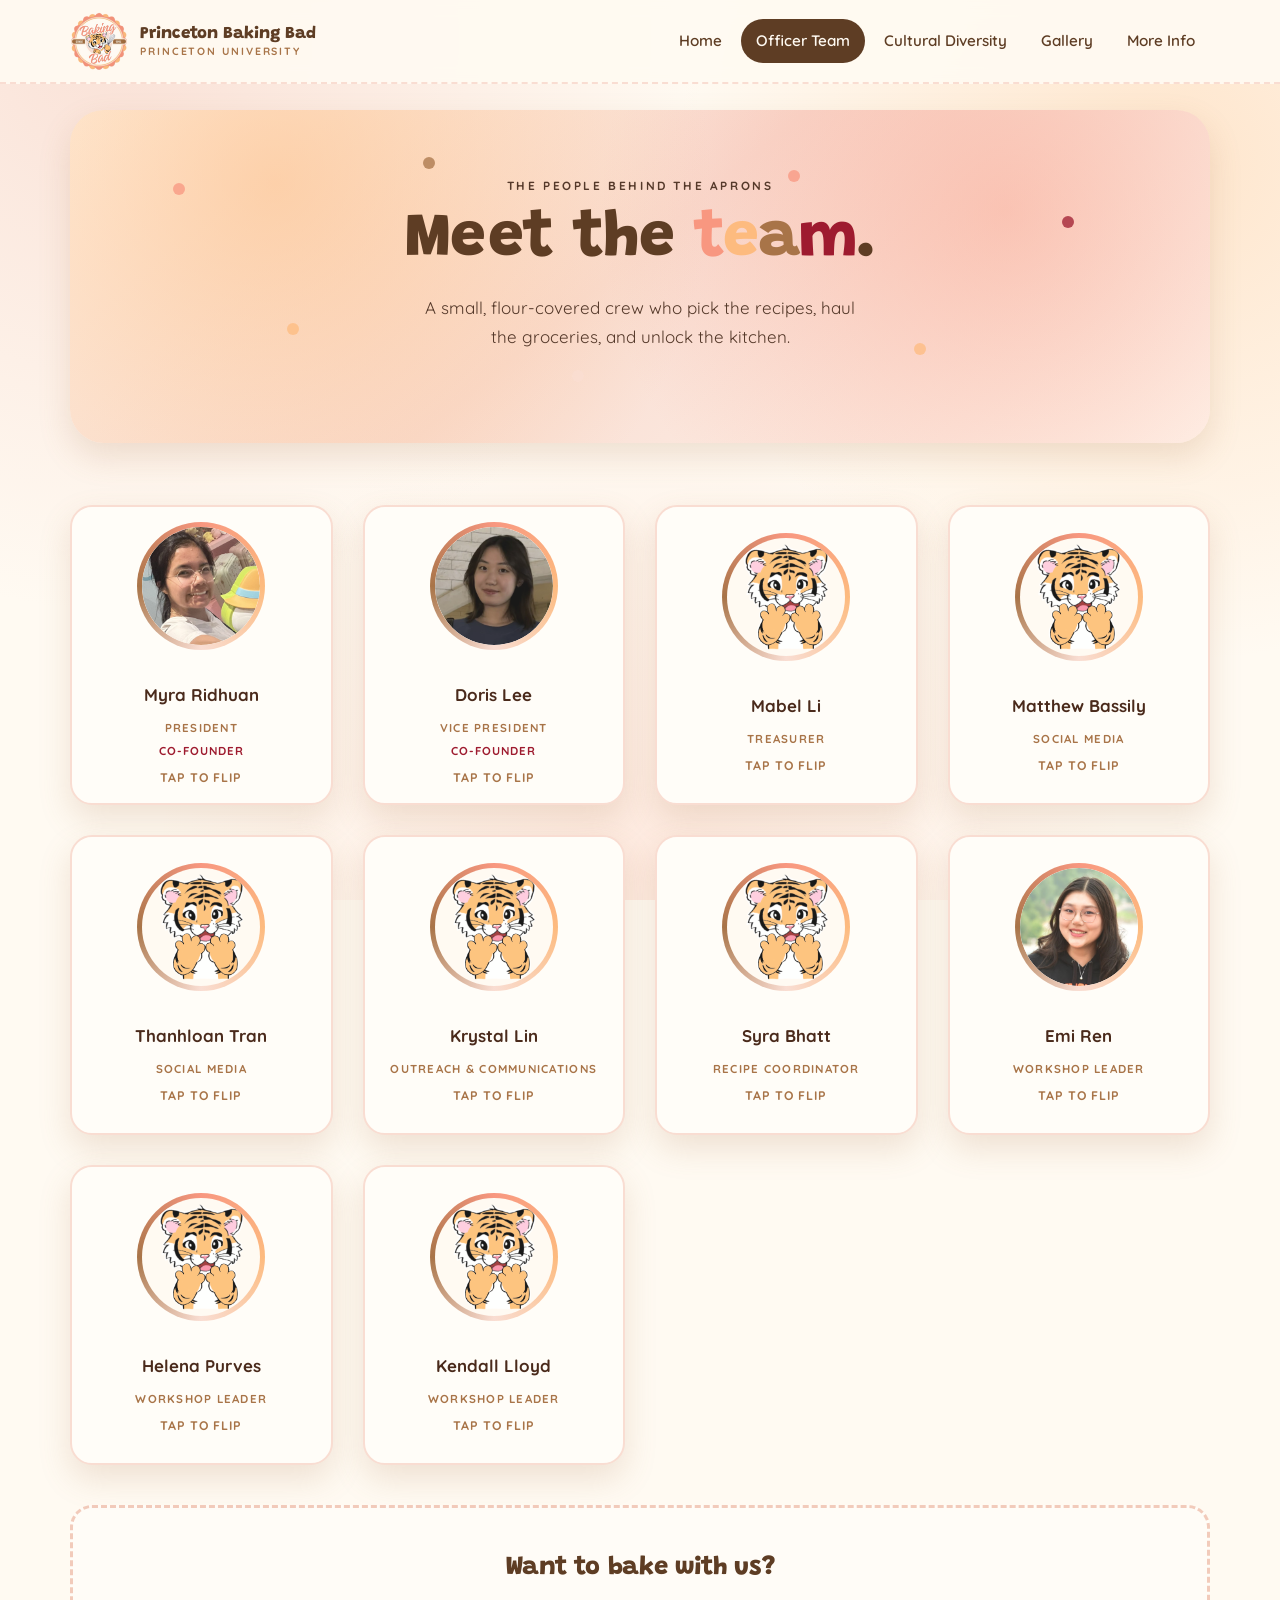
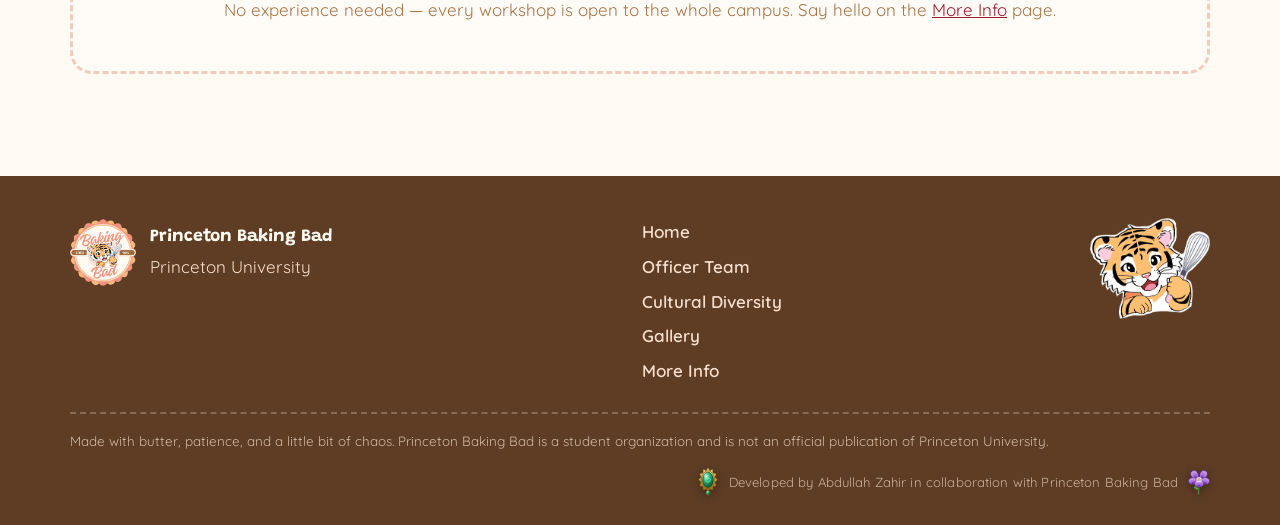
<file: officers.html>
<!DOCTYPE html>
<html lang="en">
<head>
<meta charset="UTF-8">
<meta name="viewport" content="width=device-width, initial-scale=1">
<title>Current Officer Team — Princeton Baking Bad</title>
<meta name="description" content="The officer team behind Princeton Baking Bad.">
<link rel="icon" href="images/logo.png">
<link rel="preconnect" href="https://fonts.googleapis.com">
<link rel="preconnect" href="https://fonts.gstatic.com" crossorigin>
<link rel="stylesheet" href="styles.css">
<noscript><style>.reveal{opacity:1;transform:none}</style></noscript>
<style>
  /* Officer card typography — names and roles */
  .member-name{
    display:block;
    margin:16px 0 0;
    font-size:1.06rem;
    font-weight:700;
    line-height:1.25;
    color:#4A2A1B;
  }
  .member-role{
    display:block;
    margin:7px 0 0;
    font-size:.72rem;
    font-weight:700;
    letter-spacing:.11em;
    text-transform:uppercase;
    color:#A87448;
  }
  .member-role .founder{
    display:block;
    margin-top:4px;
    letter-spacing:.09em;
    color:#9E1B2F;
  }

  /* Real photos fill the ring; the mascot keeps its original framing */
  .ring-inner.has-photo{padding:0;overflow:hidden}
  .ring-inner.has-photo img{
    width:100%;
    height:100%;
    object-fit:cover;
    object-position:center 42%;
    border-radius:50%;
    display:block;
  }

  /* Back of the flip card */
  .member-face.back .back-role{
    display:block;
    margin:0 0 8px;
    font-size:.7rem;
    font-weight:700;
    letter-spacing:.11em;
    text-transform:uppercase;
    color:#F89780;
  }
  .member-face.back p{margin:0;line-height:1.5}
</style>
</head>
<body>

<header class="topbar">
  <div class="topbar-inner">
    <a class="brand" href="index.html">
      <img class="brand-logo" src="images/logo.png" alt="Princeton Baking Bad logo">
      <span class="brand-text">
        <span class="brand-name">Princeton Baking Bad</span>
        <span class="brand-sub">Princeton University</span>
      </span>
    </a>
    <button class="nav-toggle" aria-expanded="false" aria-controls="site-nav">Menu</button>
    <nav class="nav" id="site-nav">
      <a href="index.html">Home</a>
      <a class="is-current" href="officers.html">Officer Team</a>
      <a href="diversity.html">Cultural Diversity</a>
      <a href="gallery.html">Gallery</a>
      <a href="more-info.html">More Info</a>
    </nav>
  </div>
</header>

<main>
  <div class="wrap">
    <section class="team-hero">
      <span class="sprinkle" style="left:9%;  top:22%; background:#F89780; animation-delay:0s"></span>
      <span class="sprinkle" style="left:19%; top:64%; background:#FDBB7F; animation-delay:.6s"></span>
      <span class="sprinkle" style="left:31%; top:14%; background:#A87448; animation-delay:1.1s"></span>
      <span class="sprinkle" style="left:44%; top:78%; background:#F9DDD2; animation-delay:1.6s"></span>
      <span class="sprinkle" style="left:63%; top:18%; background:#F89780; animation-delay:.35s"></span>
      <span class="sprinkle" style="left:74%; top:70%; background:#FDBB7F; animation-delay:1.9s"></span>
      <span class="sprinkle" style="left:87%; top:32%; background:#9E1B2F; animation-delay:.9s"></span>
      <p class="eyebrow">The people behind the aprons</p>
      <h1>Meet the <span>t</span><span>e</span><span>a</span><span>m</span>.</h1>
      <p>A small, flour-covered crew who pick the recipes, haul the groceries, and unlock the kitchen.</p>
    </section>
  </div>

  <section class="section">
    <div class="wrap">
      <div class="team-grid">

        <!-- Myra Ridhuan -->
        <div class="member reveal">
          <div class="member-inner">
            <div class="member-face front">
              <div class="ring"><div class="ring-inner has-photo">
                <img src="images/officer-myra.jpg" alt="Myra Ridhuan" loading="lazy" width="720" height="720">
              </div></div>
              <span class="member-name">Myra Ridhuan</span>
              <span class="member-role">President<span class="founder">Co-Founder</span></span>
              <span class="member-hint">Tap to flip</span>
            </div>
            <div class="member-face back">
              <span class="back-role">President &amp; Co-Founder</span>
              <p>Started the club and still runs the room — sets the semester lineup, keeps the collabs coming, and makes sure everyone leaves with something they baked.</p>
            </div>
          </div>
        </div>

        <!-- Doris Lee -->
        <div class="member reveal">
          <div class="member-inner">
            <div class="member-face front">
              <div class="ring"><div class="ring-inner has-photo">
                <img src="images/officer-doris.jpg" alt="Doris Lee" loading="lazy" width="720" height="720">
              </div></div>
              <span class="member-name">Doris Lee</span>
              <span class="member-role">Vice President<span class="founder">Co-Founder</span></span>
              <span class="member-hint">Tap to flip</span>
            </div>
            <div class="member-face back">
              <span class="back-role">Vice President &amp; Co-Founder</span>
              <p>The other half of the original two. Keeps the semester on schedule and steps in wherever a workshop needs a second pair of hands.</p>
            </div>
          </div>
        </div>

        <!-- Mabel Li -->
        <div class="member reveal">
          <div class="member-inner">
            <div class="member-face front">
              <div class="ring"><div class="ring-inner"><img src="images/mascot-peek.png" alt=""></div></div>
              <span class="member-name">Mabel Li</span>
              <span class="member-role">Treasurer</span>
              <span class="member-hint">Tap to flip</span>
            </div>
            <div class="member-face back">
              <span class="back-role">Treasurer</span>
              <p>Turns a budget into butter, flour, and sugar. Handles funding, receipts, and the grocery run before every workshop.</p>
            </div>
          </div>
        </div>

        <!-- Matthew Bassily -->
        <div class="member reveal">
          <div class="member-inner">
            <div class="member-face front">
              <div class="ring"><div class="ring-inner"><img src="images/mascot-peek.png" alt=""></div></div>
              <span class="member-name">Matthew Bassily</span>
              <span class="member-role">Social Media</span>
              <span class="member-hint">Tap to flip</span>
            </div>
            <div class="member-face back">
              <span class="back-role">Social Media</span>
              <p>Documents the mess and the good part. Posts the recaps, announces the next bake, and keeps the feed looking like the club feels.</p>
            </div>
          </div>
        </div>

        <!-- Thanhloan Tran -->
        <div class="member reveal">
          <div class="member-inner">
            <div class="member-face front">
              <div class="ring"><div class="ring-inner"><img src="images/mascot-peek.png" alt=""></div></div>
              <span class="member-name">Thanhloan Tran</span>
              <span class="member-role">Social Media</span>
              <span class="member-hint">Tap to flip</span>
            </div>
            <div class="member-face back">
              <span class="back-role">Social Media</span>
              <p>Shares the other half of the story — event graphics, collab announcements, and the photos everyone asks to be tagged in.</p>
            </div>
          </div>
        </div>

        <!-- Krystal Lin -->
        <div class="member reveal">
          <div class="member-inner">
            <div class="member-face front">
              <div class="ring"><div class="ring-inner"><img src="images/mascot-peek.png" alt=""></div></div>
              <span class="member-name">Krystal Lin</span>
              <span class="member-role">Outreach &amp; Communications</span>
              <span class="member-hint">Tap to flip</span>
            </div>
            <div class="member-face back">
              <span class="back-role">Outreach &amp; Communications</span>
              <p>The first reply in the inbox. Sets up collaborations with other campus groups and gets the word out before every session.</p>
            </div>
          </div>
        </div>

        <!-- Syra Bhatt -->
        <div class="member reveal">
          <div class="member-inner">
            <div class="member-face front">
              <div class="ring"><div class="ring-inner"><img src="images/mascot-peek.png" alt=""></div></div>
              <span class="member-name">Syra Bhatt</span>
              <span class="member-role">Recipe Coordinator</span>
              <span class="member-hint">Tap to flip</span>
            </div>
            <div class="member-face back">
              <span class="back-role">Recipe Coordinator</span>
              <p>Finds the recipe, tests it, and scales it so it works for a room full of bakers instead of one kitchen.</p>
            </div>
          </div>
        </div>

        <!-- Emi Ren -->
        <div class="member reveal">
          <div class="member-inner">
            <div class="member-face front">
              <div class="ring"><div class="ring-inner has-photo">
                <img src="images/officer-emi.jpg" alt="Emi Ren" loading="lazy" width="720" height="720">
              </div></div>
              <span class="member-name">Emi Ren</span>
              <span class="member-role">Workshop Leader</span>
              <span class="member-hint">Tap to flip</span>
            </div>
            <div class="member-face back">
              <span class="back-role">Workshop Leader</span>
              <p>Runs sessions from the front of the kitchen — walks through each step, answers the questions, and keeps ten trays moving at once.</p>
            </div>
          </div>
        </div>

        <!-- Helena Purves -->
        <div class="member reveal">
          <div class="member-inner">
            <div class="member-face front">
              <div class="ring"><div class="ring-inner"><img src="images/mascot-peek.png" alt=""></div></div>
              <span class="member-name">Helena Purves</span>
              <span class="member-role">Workshop Leader</span>
              <span class="member-hint">Tap to flip</span>
            </div>
            <div class="member-face back">
              <span class="back-role">Workshop Leader</span>
              <p>Leads bakes and troubleshoots them live — the person to flag down when the dough is too sticky or the oven runs hot.</p>
            </div>
          </div>
        </div>

        <!-- Kendall Lloyd -->
        <div class="member reveal">
          <div class="member-inner">
            <div class="member-face front">
              <div class="ring"><div class="ring-inner"><img src="images/mascot-peek.png" alt=""></div></div>
              <span class="member-name">Kendall Lloyd</span>
              <span class="member-role">Workshop Leader</span>
              <span class="member-hint">Tap to flip</span>
            </div>
            <div class="member-face back">
              <span class="back-role">Workshop Leader</span>
              <p>Sets up the stations before anyone arrives and leads a table through the recipe once they do.</p>
            </div>
          </div>
        </div>

      </div>

      <div class="placeholder reveal" style="margin-top:40px">
        <h2>Want to bake with us?</h2>
        <p style="margin:0">No experience needed — every workshop is open to the whole campus. Say hello on the <a href="more-info.html">More Info</a> page.</p>
      </div>
    </div>
  </section>
</main>

<footer class="site-footer">
  <div class="footer-inner">
    <div class="footer-brand">
      <img src="images/logo.png" alt="">
      <span>
        <strong>Princeton Baking Bad</strong><br>
        Princeton University
      </span>
    </div>
    <nav class="footer-links" aria-label="Footer">
      <a href="index.html">Home</a>
      <a href="officers.html">Officer Team</a>
      <a href="diversity.html">Cultural Diversity</a>
      <a href="gallery.html">Gallery</a>
      <a href="more-info.html">More Info</a>
    </nav>
    <img class="footer-mascot" src="images/mascot-whisk.png" alt="">
  </div>
  <p class="footer-note">Made with butter, patience, and a little bit of chaos. Princeton Baking Bad is a student organization and is not an official publication of Princeton University.</p>
  <p class="footer-credit">
    <img class="credit-charm brooch" src="images/brooch-emerald.svg" alt="">
    <span>Developed by Abdullah Zahir in collaboration with Princeton Baking Bad</span>
    <img class="credit-charm violet" src="images/violet-flower.svg" alt="">
  </p>
</footer>

<button class="to-top" type="button" aria-label="Back to top">&uarr;</button>

<script src="site.js"></script>
</body>
</html>
</file>
<file: styles.css>
/* ============================================================
   Princeton Baking Bad — shared styles
   Palette: #fffaf2 cream · #f9ddd2 blush · #fdbb7f apricot
            #f89780 coral · #a87448 caramel
            + Princeton black & red accents
   ============================================================ */

@import url('https://fonts.googleapis.com/css2?family=Grandstander:ital,wght@0,400;0,600;0,700;0,800;1,600&family=Quicksand:wght@400;500;600;700&display=swap');

:root {
  --cream:    #FFFAF2;
  --blush:    #F9DDD2;
  --apricot:  #FDBB7F;
  --coral:    #F89780;
  --caramel:  #A87448;

  --blush-deep: #F2CBBB;
  --coral-deep: #E4816B;
  --cocoa:      #5E3D24;
  --espresso:   #3E2716;
  --body-ink:   #55392A;
  --ink:        #1A1512;
  --jam:        #9E1B2F;

  --display: 'Grandstander', 'Trebuchet MS', sans-serif;
  --body: 'Quicksand', 'Segoe UI', sans-serif;

  --radius-lg: 34px;
  --radius-md: 22px;
  --radius-sm: 14px;
  --shadow-soft: 0 14px 32px rgba(168, 116, 72, 0.18);
  --shadow-lift: 0 22px 46px rgba(168, 116, 72, 0.26);
  --wrap: 1140px;
}

* { box-sizing: border-box; }
html { scroll-behavior: smooth; }

body {
  margin: 0;
  background-color: var(--cream);
  background-image:
    radial-gradient(circle at 10% 4%, rgba(249, 221, 210, 0.85) 0, transparent 40%),
    radial-gradient(circle at 92% 18%, rgba(253, 187, 127, 0.32) 0, transparent 36%),
    radial-gradient(circle at 50% 96%, rgba(248, 151, 128, 0.16) 0, transparent 45%);
  background-attachment: fixed;
  color: var(--body-ink);
  font-family: var(--body);
  font-size: 17px;
  line-height: 1.7;
  -webkit-font-smoothing: antialiased;
}

h1, h2, h3, h4 {
  font-family: var(--display);
  font-weight: 800;
  line-height: 1.15;
  margin: 0 0 0.5em;
  letter-spacing: -0.01em;
  color: var(--espresso);
}

p { margin: 0 0 1em; }
a { color: var(--jam); }
img { max-width: 100%; display: block; }

.wrap { width: min(var(--wrap), calc(100% - 44px)); margin-inline: auto; }

.eyebrow {
  font-family: var(--body);
  font-weight: 700;
  font-size: 0.74rem;
  letter-spacing: 0.22em;
  text-transform: uppercase;
  color: var(--caramel);
  margin: 0 0 0.7em;
}

/* ---------- reveal on scroll ---------- */

.reveal {
  opacity: 0;
  transform: translateY(26px);
  transition: opacity 0.7s cubic-bezier(.22,.9,.3,1), transform 0.7s cubic-bezier(.22,.9,.3,1);
}
.reveal.is-in { opacity: 1; transform: none; }

/* ---------- top bar ---------- */

.topbar {
  position: sticky;
  top: 0;
  z-index: 60;
  background: rgba(255, 250, 242, 0.94);
  backdrop-filter: blur(10px);
  border-bottom: 2px dashed var(--blush);
  transition: box-shadow 0.25s ease, padding 0.25s ease;
}

.topbar.is-stuck { box-shadow: 0 10px 26px rgba(168, 116, 72, 0.14); }

.topbar-inner {
  width: min(var(--wrap), calc(100% - 44px));
  margin-inline: auto;
  display: flex;
  align-items: center;
  justify-content: space-between;
  gap: 18px;
  padding: 12px 0;
}

.brand { display: flex; align-items: center; gap: 12px; text-decoration: none; color: var(--cocoa); }

.brand-logo {
  width: 58px; height: 58px; object-fit: contain;
  transition: transform 0.4s cubic-bezier(.34,1.56,.64,1);
}
.brand:hover .brand-logo { transform: rotate(-8deg) scale(1.08); }
.topbar.is-stuck .brand-logo { width: 48px; height: 48px; }

.brand-text { display: flex; flex-direction: column; line-height: 1.15; }
.brand-name { font-family: var(--display); font-weight: 800; font-size: 1.06rem; }
.brand-sub {
  font-size: 0.66rem; letter-spacing: 0.18em; text-transform: uppercase;
  color: var(--caramel); font-weight: 700;
}

.nav { display: flex; align-items: center; gap: 4px; flex-wrap: wrap; justify-content: flex-end; }

.nav a {
  position: relative;
  font-weight: 600;
  font-size: 0.95rem;
  color: var(--cocoa);
  text-decoration: none;
  padding: 9px 15px;
  border-radius: 999px;
  transition: background 0.2s ease, color 0.2s ease, transform 0.2s ease;
}
.nav a::after {
  content: "";
  position: absolute;
  left: 50%; bottom: 3px;
  width: 0; height: 3px;
  border-radius: 3px;
  background: var(--coral);
  transform: translateX(-50%);
  transition: width 0.25s ease;
}
.nav a:hover { background: var(--blush); transform: translateY(-2px); }
.nav a:hover::after { width: 22px; }
.nav a.is-current { background: var(--cocoa); color: var(--cream); }
.nav a.is-current::after { display: none; }

.nav-toggle {
  display: none;
  border: 2px solid var(--blush-deep);
  background: var(--cream);
  color: var(--cocoa);
  font-family: var(--display);
  font-weight: 700;
  border-radius: 999px;
  padding: 8px 16px;
  cursor: pointer;
}

/* ---------- buttons ---------- */

.btn {
  display: inline-block;
  font-family: var(--display);
  font-weight: 700;
  font-size: 1rem;
  text-decoration: none;
  padding: 13px 28px;
  border-radius: 999px;
  border: none;
  cursor: pointer;
  transition: transform 0.18s ease, box-shadow 0.18s ease;
}

.btn-primary { background: var(--coral); color: #4A2416; box-shadow: 0 7px 0 var(--coral-deep); }
.btn-primary:hover { transform: translateY(-3px); box-shadow: 0 10px 0 var(--coral-deep); }
.btn-primary:active { transform: translateY(2px); box-shadow: 0 3px 0 var(--coral-deep); }

.btn-ghost { background: transparent; color: var(--cream); border: 2px solid rgba(255, 250, 242, 0.55); }
.btn-ghost:hover { background: rgba(255, 250, 242, 0.16); transform: translateY(-2px); }

.btn-dark { background: var(--cocoa); color: var(--cream); box-shadow: 0 7px 0 #3E2716; }
.btn-dark:hover { transform: translateY(-3px); box-shadow: 0 10px 0 #3E2716; }
.btn-dark:active { transform: translateY(2px); box-shadow: 0 3px 0 #3E2716; }

/* ---------- hero ---------- */

.hero { padding: 26px 0 10px; }

.hero-mat {
  background-color: var(--caramel);
  background-image: url('images/pastry-pattern.svg');
  background-size: 330px;
  border-radius: calc(var(--radius-lg) + 14px);
  padding: 26px;
  box-shadow: var(--shadow-soft);
}

.hero-panel {
  position: relative;
  overflow: hidden;
  border-radius: var(--radius-lg);
  background-color: var(--cocoa);
  background-image: url('images/pastry-pattern.svg');
  background-size: 300px;
  padding: 46px 46px 40px;
  text-align: center;
  color: var(--cream);
  isolation: isolate;
}

.hero-panel::after {
  content: "";
  position: absolute;
  inset: 0;
  background: radial-gradient(circle at 62% 26%, rgba(94, 61, 36, 0.30) 0, rgba(52, 33, 19, 0.88) 74%);
  z-index: -1;
}

.hero-logo {
  width: 178px;
  margin: 0 auto 14px;
  filter: drop-shadow(0 10px 18px rgba(30, 16, 10, 0.42));
  animation: pop-in 0.9s cubic-bezier(.34,1.56,.64,1) both;
}

@keyframes pop-in {
  from { opacity: 0; transform: scale(0.7) translateY(18px); }
  to   { opacity: 1; transform: none; }
}

.hero-title {
  font-size: clamp(2.3rem, 5.4vw, 3.9rem);
  color: var(--cream);
  margin-bottom: 0.25em;
  text-shadow: 0 3px 0 rgba(30, 16, 10, 0.28);
  animation: rise-in 0.8s 0.15s cubic-bezier(.22,.9,.3,1) both;
}
.hero-title em { font-style: normal; color: var(--apricot); }

.hero-tag {
  max-width: 46ch;
  margin: 0 auto 1.4em;
  font-size: 1.08rem;
  color: #F8E5D4;
  animation: rise-in 0.8s 0.3s cubic-bezier(.22,.9,.3,1) both;
}

@keyframes rise-in {
  from { opacity: 0; transform: translateY(18px); }
  to   { opacity: 1; transform: none; }
}

.hero-actions {
  display: flex; gap: 14px; justify-content: center; flex-wrap: wrap;
  position: relative; z-index: 3;
  animation: rise-in 0.8s 0.45s cubic-bezier(.22,.9,.3,1) both;
}

.hero-ribbon {
  display: inline-block;
  background: var(--jam);
  color: #FFF3EE;
  font-weight: 700;
  font-size: 0.72rem;
  letter-spacing: 0.2em;
  text-transform: uppercase;
  padding: 6px 18px;
  border-radius: 999px;
  margin-bottom: 18px;
  border: 2px solid rgba(255, 243, 238, 0.32);
}

/* tigers + swaying chef hats */

.tigers {
  position: absolute;
  left: -14px;
  bottom: -10px;
  width: 36%;
  max-width: 395px;
  z-index: 2;
  pointer-events: none;
  animation: rise-in 1s 0.5s cubic-bezier(.22,.9,.3,1) both;
}

@media (min-width: 901px) { .hero-panel { padding-bottom: 150px; } }

.tigers > img { width: 100%; filter: drop-shadow(0 14px 20px rgba(20, 10, 6, 0.45)); }

.hat {
  position: absolute;
  transform-origin: 50% 100%;
  transform: translate(-50%, -100%) rotate(-15deg);
  animation: sway 3.4s ease-in-out infinite;
}
.hat-left { left: 30%; top: 10.5%; width: 21%; }
.hat-right { left: 86.5%; top: 37.5%; width: 14.5%; animation-delay: -1.2s; }

@keyframes sway {
  0%   { transform: translate(-50%, -100%) rotate(-15deg); }
  50%  { transform: translate(-50%, -100%) rotate(15deg); }
  100% { transform: translate(-50%, -100%) rotate(-15deg); }
}

/* ---------- sections ---------- */

.section { padding: 62px 0; }
.section-tight { padding: 34px 0; }
.section-head { max-width: 62ch; margin-bottom: 34px; }
.section-head h2 { font-size: clamp(1.8rem, 3.6vw, 2.6rem); color: var(--cocoa); }
.center { text-align: center; margin-inline: auto; }

.section-head-mascot { position: relative; padding-top: 152px; }
.section-head-mascot .peek {
  position: absolute;
  top: 0; left: 50%;
  width: 122px;
  transform: translateX(-50%);
  animation: bob 3.6s ease-in-out infinite;
}

@keyframes bob {
  0%, 100% { transform: translateX(-50%) translateY(0) rotate(-2deg); }
  50%      { transform: translateX(-50%) translateY(-9px) rotate(2deg); }
}

/* ---------- recipe card ---------- */

.recipe-card {
  position: relative;
  background: #FFFDF8;
  border: 2px solid var(--blush);
  border-radius: var(--radius-md);
  padding: 34px 32px 30px;
  box-shadow: var(--shadow-soft);
  transition: transform 0.25s ease, box-shadow 0.25s ease;
}
.recipe-card:hover { transform: translateY(-4px); box-shadow: var(--shadow-lift); }

.recipe-card::before {
  content: "";
  position: absolute;
  left: 0; right: 0; top: 0;
  height: 12px;
  border-radius: var(--radius-md) var(--radius-md) 0 0;
  background: radial-gradient(circle at 8px 0, var(--blush) 7px, transparent 7.5px) repeat-x 0 0 / 16px 12px;
}

.card-tab {
  position: absolute;
  top: -16px; left: 30px;
  background: var(--coral);
  color: #4A2416;
  font-family: var(--display);
  font-weight: 700;
  font-size: 0.85rem;
  padding: 5px 18px;
  border-radius: 999px;
  box-shadow: 0 4px 0 var(--coral-deep);
}

.dashed-rule { border: none; border-top: 2px dashed var(--blush); margin: 22px 0; }

/* ---------- split layout ---------- */

.split { display: grid; grid-template-columns: 1.05fr 0.95fr; gap: 42px; align-items: center; }
.split-narrow { grid-template-columns: 0.8fr 1.2fr; }

.photo-frame {
  border-radius: var(--radius-md);
  overflow: hidden;
  border: 8px solid #FFFDF8;
  box-shadow: var(--shadow-lift);
  transform: rotate(-1.4deg);
  transition: transform 0.3s ease;
}
.photo-frame:hover { transform: rotate(0deg) scale(1.02); }
.photo-frame img { width: 100%; height: 100%; object-fit: cover; aspect-ratio: 4 / 3; }
.photo-frame.tilt-right { transform: rotate(1.6deg); }
.photo-frame.tilt-right:hover { transform: rotate(0deg) scale(1.02); }

/* ---------- video reels ---------- */

.reel {
  position: relative;
  border-radius: 28px;
  overflow: hidden;
  border: 8px solid #FFFDF8;
  box-shadow: var(--shadow-lift);
  background: var(--blush);
  transform: rotate(-1.6deg);
  transition: transform 0.35s cubic-bezier(.34,1.4,.64,1), box-shadow 0.35s ease;
  cursor: pointer;
  max-width: 330px;
  margin-inline: auto;
}
.reel:hover { transform: rotate(0deg) translateY(-6px) scale(1.02); }
.reel.tilt-right { transform: rotate(1.8deg); }
.reel.tilt-right:hover { transform: rotate(0deg) translateY(-6px) scale(1.02); }

.reel video { width: 100%; aspect-ratio: 9 / 16; object-fit: cover; display: block; }

.reel::after {
  content: "";
  position: absolute;
  inset: 0;
  border-radius: 20px;
  box-shadow: inset 0 -60px 60px -40px rgba(62, 39, 22, 0.45);
  pointer-events: none;
}

.reel-label {
  position: absolute;
  left: 12px; bottom: 12px;
  z-index: 2;
  background: rgba(255, 250, 242, 0.92);
  color: var(--cocoa);
  font-family: var(--display);
  font-weight: 700;
  font-size: 0.8rem;
  padding: 5px 14px;
  border-radius: 999px;
}

.reel-badge {
  position: absolute;
  top: 10px; right: 10px;
  width: 66px;
  z-index: 3;
  pointer-events: none;
  filter: drop-shadow(0 6px 10px rgba(94, 61, 36, 0.3));
}

.reel.is-paused .reel-pause { opacity: 1; }
.reel-pause {
  position: absolute;
  inset: 0;
  display: grid;
  place-items: center;
  z-index: 2;
  opacity: 0;
  transition: opacity 0.2s ease;
  background: rgba(62, 39, 22, 0.32);
  color: var(--cream);
  font-family: var(--display);
  font-weight: 700;
}

.reel-row {
  display: grid;
  grid-template-columns: repeat(auto-fit, minmax(230px, 1fr));
  gap: 34px;
  align-items: center;
}

/* ---------- mini cards ---------- */

.card-grid { display: grid; grid-template-columns: repeat(auto-fit, minmax(240px, 1fr)); gap: 22px; }

.mini-card {
  background: #FFFDF8;
  border: 2px solid var(--blush);
  border-radius: var(--radius-md);
  padding: 26px 24px;
  box-shadow: var(--shadow-soft);
  transition: transform 0.25s cubic-bezier(.34,1.4,.64,1), box-shadow 0.25s ease, border-color 0.25s ease;
}
.mini-card:hover { transform: translateY(-7px) rotate(-0.6deg); box-shadow: var(--shadow-lift); border-color: var(--apricot); }
.mini-card h3 { font-size: 1.22rem; color: var(--cocoa); margin-bottom: 0.35em; }
.mini-card p { margin: 0; color: var(--body-ink); font-size: 0.98rem; }

.card-icon {
  width: 52px; height: 52px;
  display: grid; place-items: center;
  border-radius: 16px;
  background: var(--blush);
  margin-bottom: 14px;
  transition: transform 0.3s cubic-bezier(.34,1.56,.64,1), background 0.3s ease;
}
.mini-card:hover .card-icon { transform: rotate(-10deg) scale(1.08); background: var(--apricot); }
.mini-card:nth-child(2n) .card-icon { background: #FCE7D2; }
.mini-card:nth-child(3n) .card-icon { background: #F8DCD5; }

/* ---------- polaroids ---------- */

.strip { display: grid; grid-template-columns: repeat(auto-fit, minmax(210px, 1fr)); gap: 26px; }

.polaroid {
  position: relative;
  background: #FFFDF8;
  padding: 12px 12px 40px;
  border-radius: 8px;
  box-shadow: var(--shadow-soft);
  transition: transform 0.3s cubic-bezier(.34,1.4,.64,1), box-shadow 0.3s ease;
}
.polaroid img { width: 100%; aspect-ratio: 3 / 4; object-fit: cover; border-radius: 4px; }
.polaroid::after {
  content: "";
  position: absolute;
  top: -10px; left: 50%;
  transform: translateX(-50%) rotate(-3deg);
  width: 78px; height: 22px;
  background: rgba(248, 151, 128, 0.55);
  border-radius: 3px;
}
.polaroid:nth-child(odd) { transform: rotate(-2deg); }
.polaroid:nth-child(even) { transform: rotate(1.8deg); }
.polaroid:hover { transform: rotate(0deg) translateY(-8px) scale(1.02); box-shadow: var(--shadow-lift); }

/* ---------- season strip ---------- */

.season-grid { display: grid; grid-template-columns: repeat(auto-fit, minmax(230px, 1fr)); gap: 24px; }

.season-card {
  background: #FFFDF8;
  border: 2px dashed var(--blush-deep);
  border-radius: var(--radius-md);
  padding: 18px 22px 26px;
  text-align: center;
  box-shadow: var(--shadow-soft);
  transition: transform 0.3s cubic-bezier(.34,1.4,.64,1), background 0.3s ease;
}
.season-card:hover { transform: translateY(-8px); background: #FFF7EE; }
.season-card img { width: 130px; margin: 0 auto 10px; transition: transform 0.4s cubic-bezier(.34,1.56,.64,1); }
.season-card:hover img { transform: rotate(-6deg) scale(1.1); }
.season-card h3 { font-size: 1.1rem; color: var(--cocoa); margin-bottom: 0.2em; }
.season-card p { margin: 0; font-size: 0.94rem; }

/* ---------- talking tiger ---------- */

.talk {
  display: flex;
  align-items: flex-end;
  justify-content: center;
  gap: 18px;
  flex-wrap: wrap;
}

.talk-btn {
  background: none;
  border: none;
  padding: 0;
  cursor: pointer;
  width: 150px;
  transition: transform 0.3s cubic-bezier(.34,1.56,.64,1);
}
.talk-btn:hover { transform: translateY(-6px) rotate(-5deg); }
.talk-btn:active { transform: translateY(0) scale(0.96); }

.bubble {
  position: relative;
  background: #FFFDF8;
  border: 2px solid var(--blush-deep);
  border-radius: 24px;
  padding: 18px 24px;
  max-width: 38ch;
  font-weight: 600;
  color: var(--cocoa);
  box-shadow: var(--shadow-soft);
}
.bubble::after {
  content: "";
  position: absolute;
  left: -12px; bottom: 22px;
  width: 20px; height: 20px;
  background: #FFFDF8;
  border-left: 2px solid var(--blush-deep);
  border-bottom: 2px solid var(--blush-deep);
  transform: rotate(24deg);
  border-radius: 0 0 0 6px;
}
.bubble.is-pop { animation: bubble-pop 0.4s cubic-bezier(.34,1.56,.64,1); }
@keyframes bubble-pop {
  from { transform: scale(0.9); opacity: 0.4; }
  to   { transform: scale(1); opacity: 1; }
}

/* ---------- cta band ---------- */

.cta-band {
  position: relative;
  background-color: var(--ink);
  background-image: url('images/pastry-pattern.svg');
  background-size: 280px;
  border-radius: var(--radius-lg);
  padding: 48px 40px;
  text-align: center;
  color: var(--cream);
  box-shadow: var(--shadow-lift);
  overflow: hidden;
}
.cta-band h2 { color: var(--cream); font-size: clamp(1.7rem, 3.4vw, 2.4rem); }
.cta-band p { color: #F6DFCE; max-width: 52ch; margin-inline: auto; }
.cta-band .eyebrow { color: var(--apricot); }

.cta-mascot {
  position: absolute;
  right: 18px; bottom: -6px;
  width: 130px;
  opacity: 0.95;
  animation: bob 4s ease-in-out infinite;
}

/* ---------- gallery ---------- */

.gallery-grid { columns: 3; column-gap: 20px; }
.gallery-grid figure {
  margin: 0 0 20px;
  break-inside: avoid;
  border-radius: var(--radius-sm);
  overflow: hidden;
  border: 6px solid #FFFDF8;
  box-shadow: var(--shadow-soft);
  cursor: zoom-in;
  transition: transform 0.25s cubic-bezier(.34,1.4,.64,1), box-shadow 0.25s ease;
}
.gallery-grid figure:hover { transform: translateY(-6px) rotate(-0.8deg); box-shadow: var(--shadow-lift); }
.gallery-grid img { width: 100%; }

.lightbox {
  position: fixed;
  inset: 0;
  background: rgba(62, 39, 22, 0.9);
  display: none;
  align-items: center;
  justify-content: center;
  padding: 30px;
  z-index: 100;
  cursor: zoom-out;
}
.lightbox.is-open { display: flex; }
.lightbox img {
  max-width: min(1000px, 92vw);
  max-height: 88vh;
  border-radius: var(--radius-sm);
  border: 8px solid #FFFDF8;
  box-shadow: 0 24px 60px rgba(0, 0, 0, 0.45);
  animation: bubble-pop 0.35s cubic-bezier(.34,1.56,.64,1);
}
.lightbox-close {
  position: absolute;
  top: 22px; right: 26px;
  background: var(--coral);
  color: #4A2416;
  border: none;
  font-family: var(--display);
  font-weight: 700;
  font-size: 1rem;
  padding: 9px 20px;
  border-radius: 999px;
  cursor: pointer;
}

/* ---------- inner page banner ---------- */

.page-banner {
  background-color: var(--caramel);
  background-image: url('images/pastry-pattern.svg');
  background-size: 300px;
  border-radius: var(--radius-lg);
  padding: 18px;
  margin-top: 26px;
  box-shadow: var(--shadow-soft);
}
.page-banner-inner {
  position: relative;
  background: var(--cocoa);
  border-radius: var(--radius-md);
  padding: 38px 34px;
  color: var(--cream);
  text-align: center;
  overflow: hidden;
}
.page-banner-inner h1 { color: var(--cream); font-size: clamp(2rem, 4.6vw, 3rem); margin-bottom: 0.2em; }
.page-banner-inner p { color: #F6DFCE; max-width: 58ch; margin: 0 auto; }
.banner-mascot { position: absolute; right: 14px; bottom: -8px; width: 112px; animation: bob 4.2s ease-in-out infinite; }

/* ---------- meet the team ---------- */

.team-hero {
  position: relative;
  border-radius: var(--radius-lg);
  margin-top: 26px;
  padding: 66px 30px 74px;
  text-align: center;
  overflow: hidden;
  background:
    radial-gradient(circle at 18% 22%, rgba(253, 187, 127, 0.55) 0, transparent 45%),
    radial-gradient(circle at 82% 30%, rgba(248, 151, 128, 0.45) 0, transparent 42%),
    linear-gradient(140deg, #FFF3E6 0%, #F9DDD2 48%, #FFF7EF 100%);
  box-shadow: var(--shadow-soft);
}

.team-hero h1 { font-size: clamp(2.4rem, 6vw, 4rem); color: var(--cocoa); margin-bottom: 0.25em; }
.team-hero h1 span:nth-child(1) { color: var(--coral); }
.team-hero h1 span:nth-child(2) { color: var(--apricot); }
.team-hero h1 span:nth-child(3) { color: var(--caramel); }
.team-hero h1 span:nth-child(4) { color: var(--jam); }
.team-hero p { max-width: 46ch; margin-inline: auto; color: var(--body-ink); }

.sprinkle {
  position: absolute;
  width: 12px; height: 12px;
  border-radius: 999px;
  opacity: 0.75;
  animation: float-dot 6s ease-in-out infinite;
}
@keyframes float-dot {
  0%, 100% { transform: translateY(0) scale(1); }
  50%      { transform: translateY(-14px) scale(1.15); }
}

.team-grid { display: grid; grid-template-columns: repeat(auto-fit, minmax(210px, 1fr)); gap: 30px; }

.member { perspective: 1000px; }

.member-inner {
  position: relative;
  width: 100%;
  min-height: 300px;
  text-align: center;
  transition: transform 0.7s cubic-bezier(.4,.2,.2,1);
  transform-style: preserve-3d;
  cursor: pointer;
}
.member.is-flipped .member-inner { transform: rotateY(180deg); }

.member-face {
  position: absolute;
  inset: 0;
  backface-visibility: hidden;
  border-radius: var(--radius-md);
  background: #FFFDF8;
  border: 2px solid var(--blush);
  box-shadow: var(--shadow-soft);
  padding: 24px 18px;
  display: flex;
  flex-direction: column;
  align-items: center;
  justify-content: center;
  gap: 6px;
}
.member-face.back {
  transform: rotateY(180deg);
  background: linear-gradient(160deg, #FFF3E6, #F9DDD2);
  color: var(--cocoa);
  font-weight: 600;
}
.member:hover .member-face.front { box-shadow: var(--shadow-lift); }

.ring {
  width: 128px; height: 128px;
  border-radius: 50%;
  padding: 5px;
  background: conic-gradient(from 0deg, var(--coral), var(--apricot), var(--blush), var(--caramel), var(--coral));
  display: grid;
  place-items: center;
  margin-bottom: 12px;
  transition: transform 0.4s cubic-bezier(.34,1.56,.64,1);
}
.member:hover .ring { transform: scale(1.06) rotate(6deg); animation: spin 6s linear infinite; }
@keyframes spin { to { transform: rotate(366deg) scale(1.06); } }

.ring-inner {
  width: 100%; height: 100%;
  border-radius: 50%;
  background: var(--cream);
  display: grid;
  place-items: center;
  overflow: hidden;
}
.ring-inner img { width: 74%; opacity: 0.9; }

.member-badge {
  position: absolute;
  right: 26px; top: 118px;
  width: 40px; height: 40px;
  border-radius: 50%;
  background: var(--cream);
  border: 2px solid var(--blush-deep);
  display: grid;
  place-items: center;
  font-size: 1rem;
  box-shadow: 0 4px 10px rgba(168, 116, 72, 0.25);
}

.name-line { width: 108px; height: 12px; border-radius: 999px; background: var(--blush); }
.role-line { width: 74px; height: 10px; border-radius: 999px; background: #F4E3D6; }
.member-hint { font-size: 0.78rem; color: var(--caramel); font-weight: 700; letter-spacing: 0.08em; text-transform: uppercase; }

/* ---------- culture page ---------- */

.chips { display: flex; flex-wrap: wrap; gap: 10px; justify-content: center; margin-bottom: 34px; }

.chip {
  font-family: var(--display);
  font-weight: 700;
  font-size: 0.92rem;
  padding: 9px 20px;
  border-radius: 999px;
  border: 2px solid var(--blush-deep);
  background: #FFFDF8;
  color: var(--cocoa);
  cursor: pointer;
  transition: transform 0.2s ease, background 0.2s ease, color 0.2s ease;
}
.chip:hover { transform: translateY(-3px); background: var(--blush); }
.chip.is-active { background: var(--cocoa); color: var(--cream); border-color: var(--cocoa); }

.culture-grid { display: grid; grid-template-columns: repeat(auto-fit, minmax(260px, 1fr)); gap: 28px; }

.culture-card {
  background: #FFFDF8;
  border: 2px solid var(--blush);
  border-radius: var(--radius-md);
  overflow: hidden;
  box-shadow: var(--shadow-soft);
  transition: transform 0.3s cubic-bezier(.34,1.4,.64,1), box-shadow 0.3s ease, opacity 0.3s ease;
  display: flex;
  flex-direction: column;
}
.culture-card:hover { transform: translateY(-8px); box-shadow: var(--shadow-lift); }
.culture-card.is-hidden { display: none; }

.culture-poster { position: relative; overflow: hidden; cursor: zoom-in; background: var(--blush); }
.culture-poster img { width: 100%; transition: transform 0.5s ease; }
.culture-card:hover .culture-poster img { transform: scale(1.05); }

.flag-tag {
  position: absolute;
  top: 12px; left: 12px;
  background: rgba(255, 250, 242, 0.94);
  color: var(--cocoa);
  font-family: var(--display);
  font-weight: 700;
  font-size: 0.82rem;
  padding: 5px 14px;
  border-radius: 999px;
  z-index: 2;
}

.culture-body { padding: 20px 22px 24px; }
.culture-body h3 { font-size: 1.16rem; color: var(--cocoa); margin-bottom: 0.2em; }
.culture-body .bake { font-weight: 700; color: var(--jam); font-size: 0.92rem; margin-bottom: 0.5em; }
.culture-body p { margin: 0; font-size: 0.95rem; }

/* ---------- placeholder ---------- */

.placeholder {
  border: 3px dashed var(--blush-deep);
  border-radius: var(--radius-md);
  background: rgba(255, 253, 248, 0.75);
  padding: 46px 34px;
  text-align: center;
  color: var(--caramel);
}
.placeholder h2 { color: var(--cocoa); }

/* ---------- footer ---------- */

.site-footer { margin-top: 40px; background: var(--cocoa); color: #F6DFCE; padding: 42px 0 28px; }

.footer-inner {
  width: min(var(--wrap), calc(100% - 44px));
  margin-inline: auto;
  display: flex;
  flex-wrap: wrap;
  gap: 28px;
  justify-content: space-between;
  align-items: flex-start;
}
.footer-brand { display: flex; align-items: center; gap: 14px; }
.footer-brand img { width: 66px; }
.footer-brand strong { font-family: var(--display); font-size: 1.1rem; color: var(--cream); }

.footer-links { display: flex; flex-direction: column; gap: 6px; }
.footer-links a { color: #F6DFCE; text-decoration: none; font-weight: 600; transition: color 0.2s ease, transform 0.2s ease; display: inline-block; }
.footer-links a:hover { color: var(--apricot); transform: translateX(4px); }

.footer-mascot { width: 120px; animation: bob 4.5s ease-in-out infinite; }

.footer-note {
  width: min(var(--wrap), calc(100% - 44px));
  margin: 26px auto 0;
  padding-top: 16px;
  border-top: 2px dashed rgba(246, 223, 206, 0.28);
  font-size: 0.84rem;
  color: rgba(246, 223, 206, 0.75);
}

/* ---------- back to top ---------- */

.to-top {
  position: fixed;
  right: 22px; bottom: 22px;
  z-index: 70;
  width: 52px; height: 52px;
  border-radius: 50%;
  border: 2px solid var(--blush-deep);
  background: var(--cream);
  color: var(--cocoa);
  font-family: var(--display);
  font-weight: 800;
  font-size: 1.1rem;
  cursor: pointer;
  box-shadow: var(--shadow-soft);
  opacity: 0;
  pointer-events: none;
  transform: translateY(12px);
  transition: opacity 0.3s ease, transform 0.3s ease, background 0.2s ease;
}
.to-top.is-shown { opacity: 1; pointer-events: auto; transform: none; }
.to-top:hover { background: var(--apricot); }

/* ---------- responsive ---------- */

@media (max-width: 900px) {
  .split, .split-narrow { grid-template-columns: 1fr; gap: 28px; }
  .gallery-grid { columns: 2; }
  .hero-panel { padding: 36px 26px 34px; }
  .tigers { position: relative; left: 0; bottom: 0; width: 78%; margin: 26px auto -18px; }
  .cta-mascot { position: relative; right: auto; bottom: auto; margin: 18px auto 0; }
}

@media (max-width: 720px) {
  .nav {
    display: none;
    position: absolute;
    top: 100%; right: 0; left: 0;
    flex-direction: column;
    align-items: stretch;
    background: #FFFDF8;
    border: 2px solid var(--blush);
    border-radius: var(--radius-sm);
    padding: 10px;
    box-shadow: var(--shadow-lift);
  }
  .nav.is-open { display: flex; }
  .nav-toggle { display: inline-block; }
  .topbar-inner { position: relative; }
  .gallery-grid { columns: 1; }
  .hero-mat { padding: 14px; }
  .brand-logo { width: 46px; height: 46px; }
  .brand-name { font-size: 0.94rem; }
  .brand-sub { font-size: 0.6rem; }
  body { font-size: 16px; }
}

@media (prefers-reduced-motion: reduce) {
  *, *::before, *::after { animation: none !important; transition: none !important; }
  html { scroll-behavior: auto; }
  .hat { transform: translate(-50%, -100%) rotate(0deg); }
  .reveal { opacity: 1; transform: none; }
}

:focus-visible { outline: 3px solid var(--jam); outline-offset: 3px; border-radius: 6px; }

/* ------------------------------------------------------------------
   Hero mascot + chef hat.
   The hero uses the club mascot (mascot-peek.png). Because .hat uses
   transform-origin 50% 100%, `left`/`top` set where the BOTTOM CENTRE
   of the hat lands - i.e. right on top of the tiger's head.
   ------------------------------------------------------------------ */

.tigers.tigers-mascot { width: 23%; max-width: 235px; }
.hat.hat-solo { left: 51%; top: 15%; width: 42%; }

@media (max-width: 900px) {
  .tigers.tigers-mascot { width: 44%; max-width: 250px; }
}

/* ------------------------------------------------------------------
   Footer credit line
   ------------------------------------------------------------------ */

.footer-credit {
  width: min(var(--wrap), calc(100% - 44px));
  margin: 14px auto 0;
  display: flex;
  align-items: center;
  justify-content: flex-end;
  gap: 10px;
  font-size: 0.82rem;
  letter-spacing: 0.01em;
  color: rgba(246, 223, 206, 0.7);
  text-align: right;
}

.footer-credit .credit-charm {
  width: 22px;
  height: auto;
  flex: none;
  filter: drop-shadow(0 2px 4px rgba(0, 0, 0, 0.35));
}
.footer-credit .credit-charm.brooch { animation: charm-glint 5s ease-in-out infinite; }
.footer-credit .credit-charm.violet { animation: charm-sway 4.6s ease-in-out infinite; transform-origin: 50% 100%; }

@keyframes charm-glint {
  0%, 100% { transform: scale(1); }
  50%      { transform: scale(1.09); }
}
@keyframes charm-sway {
  0%, 100% { transform: rotate(-7deg); }
  50%      { transform: rotate(7deg); }
}

@media (max-width: 600px) {
  .footer-credit { justify-content: center; text-align: center; font-size: 0.78rem; }
}

@media (prefers-reduced-motion: reduce) {
  .footer-credit .credit-charm { animation: none; }
}
</file>
